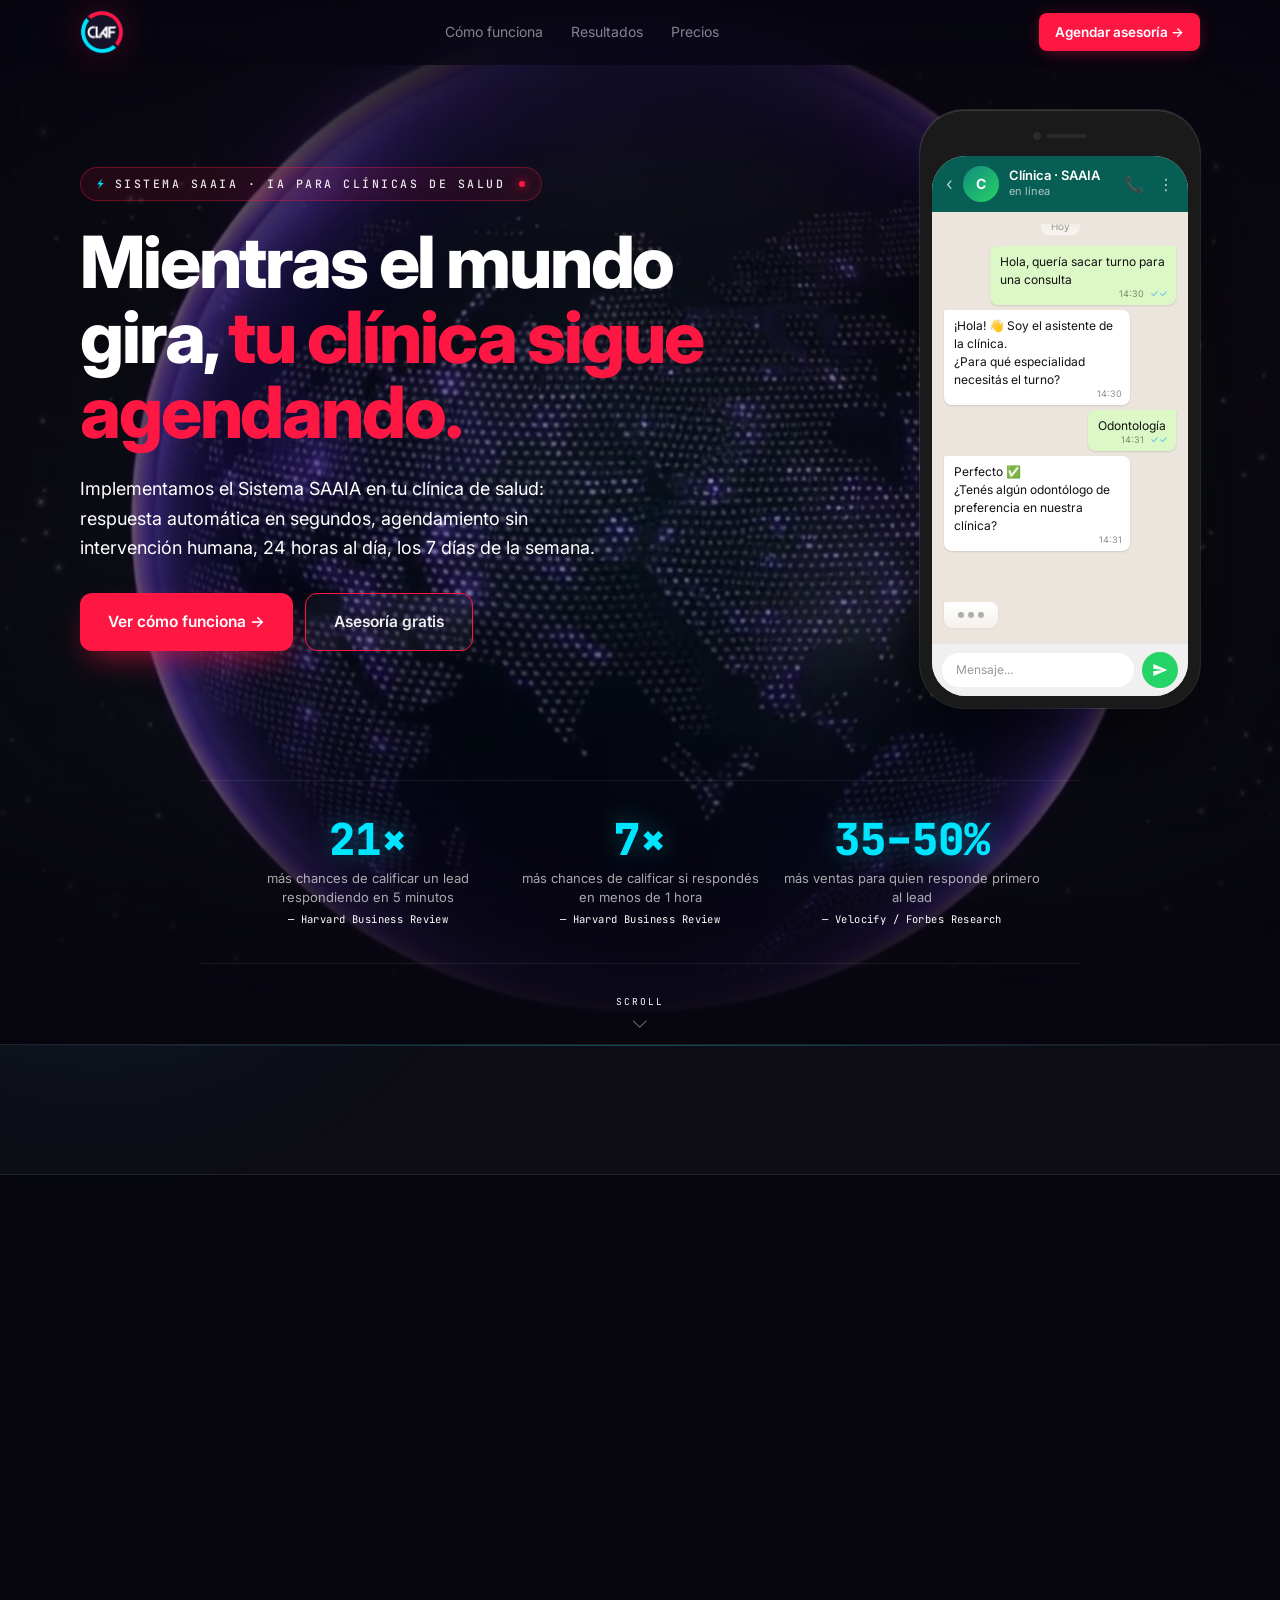
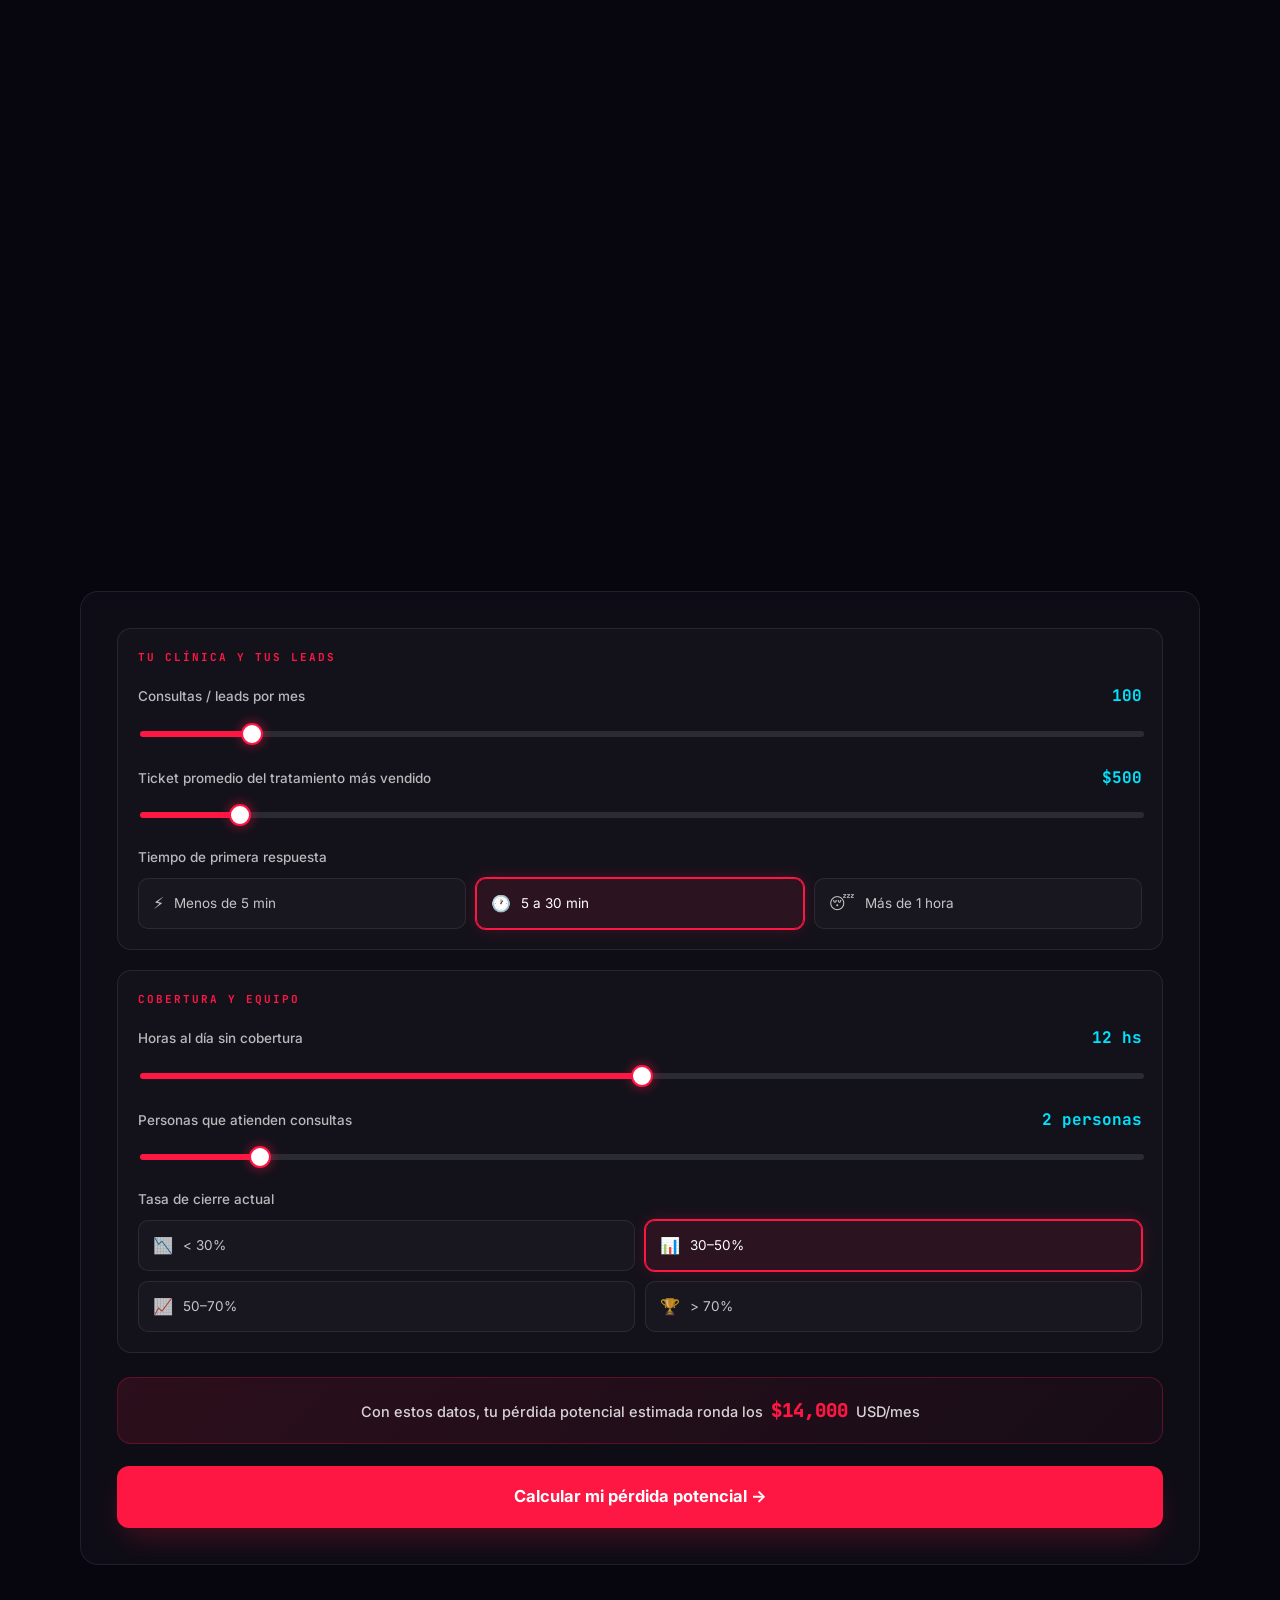
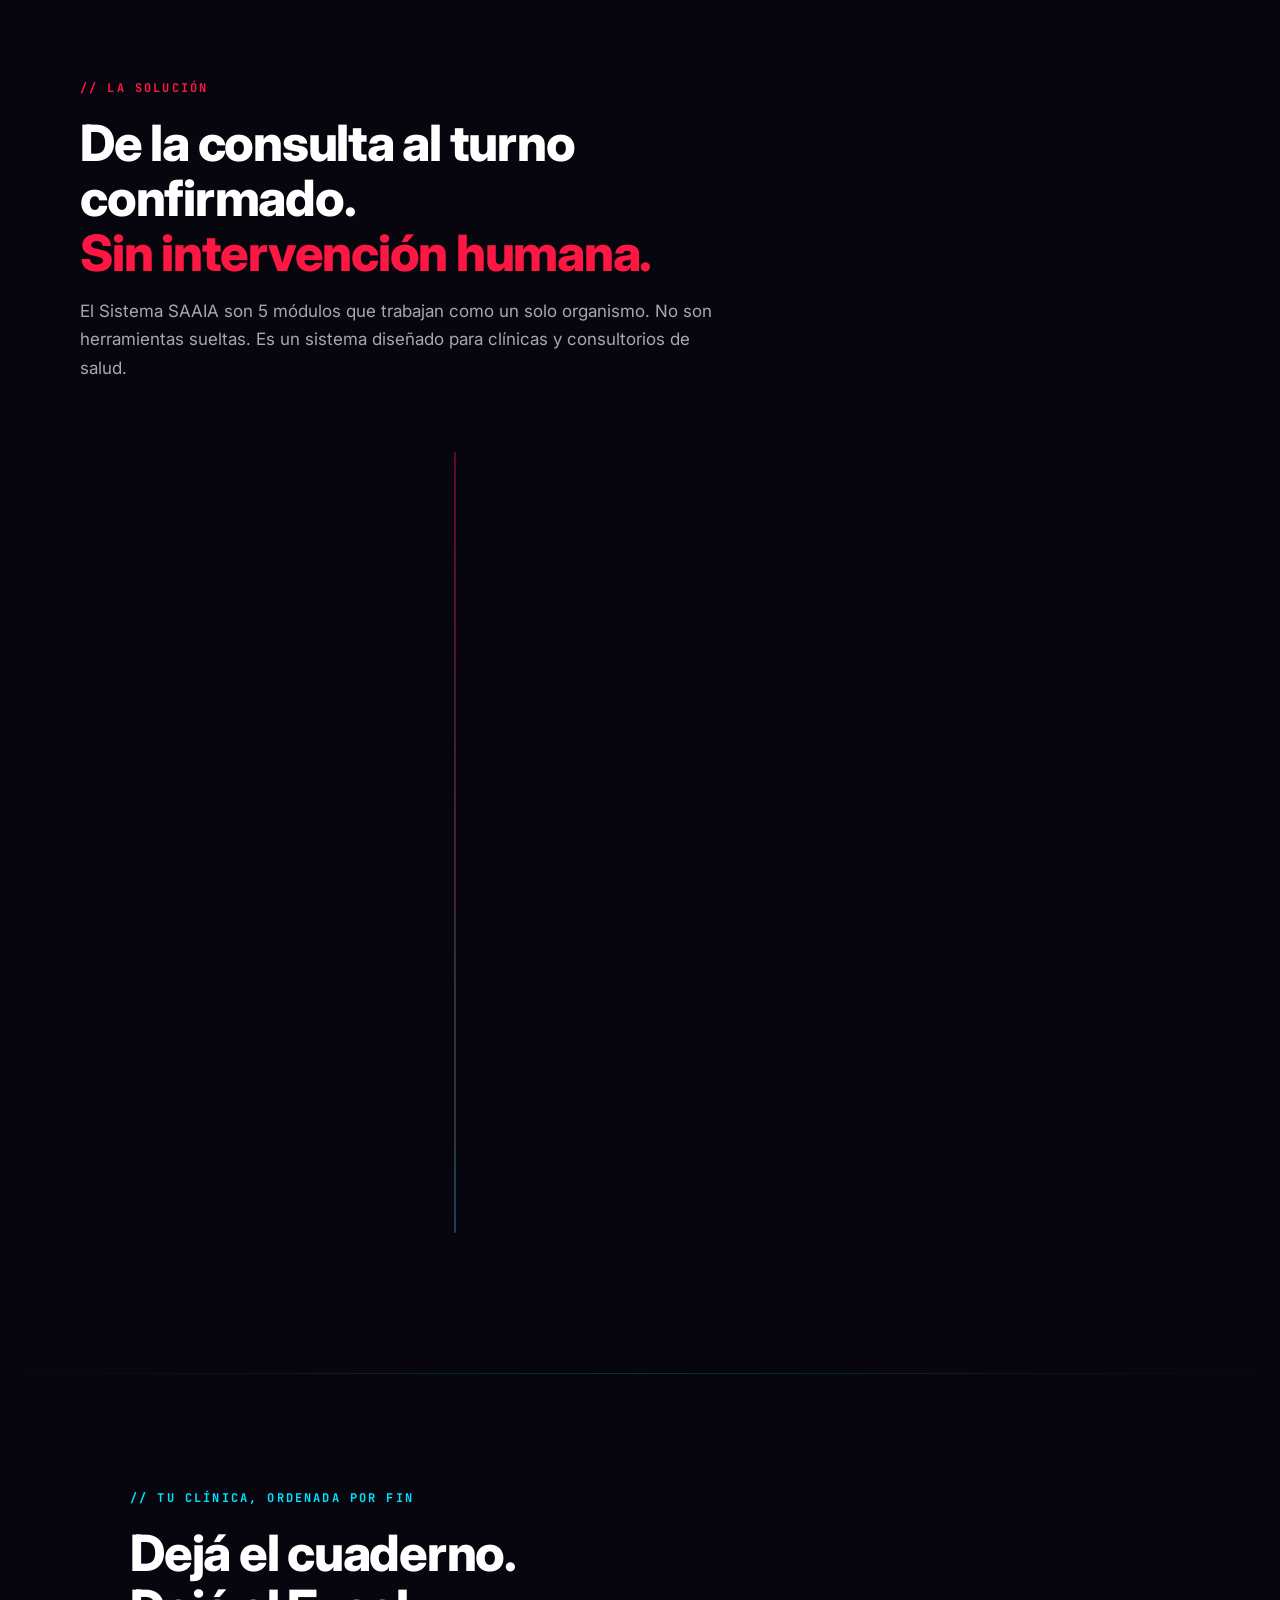
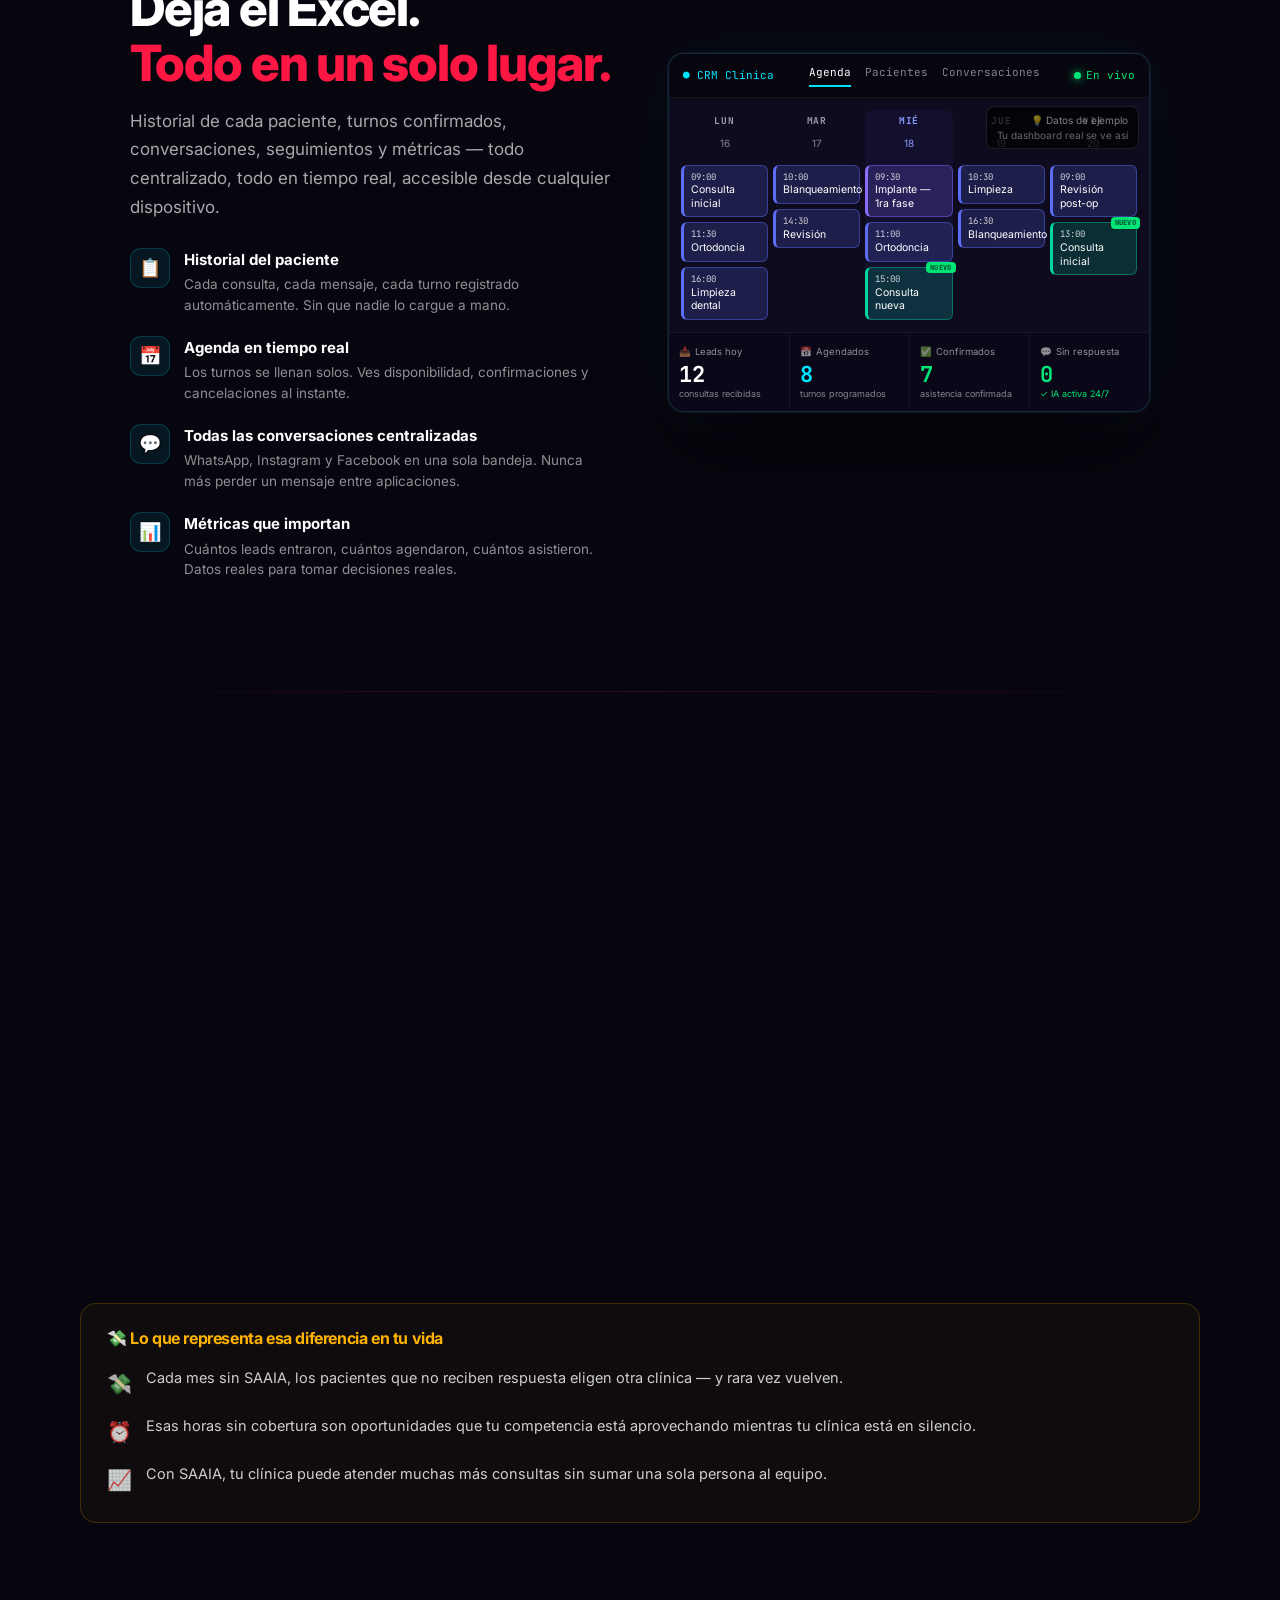
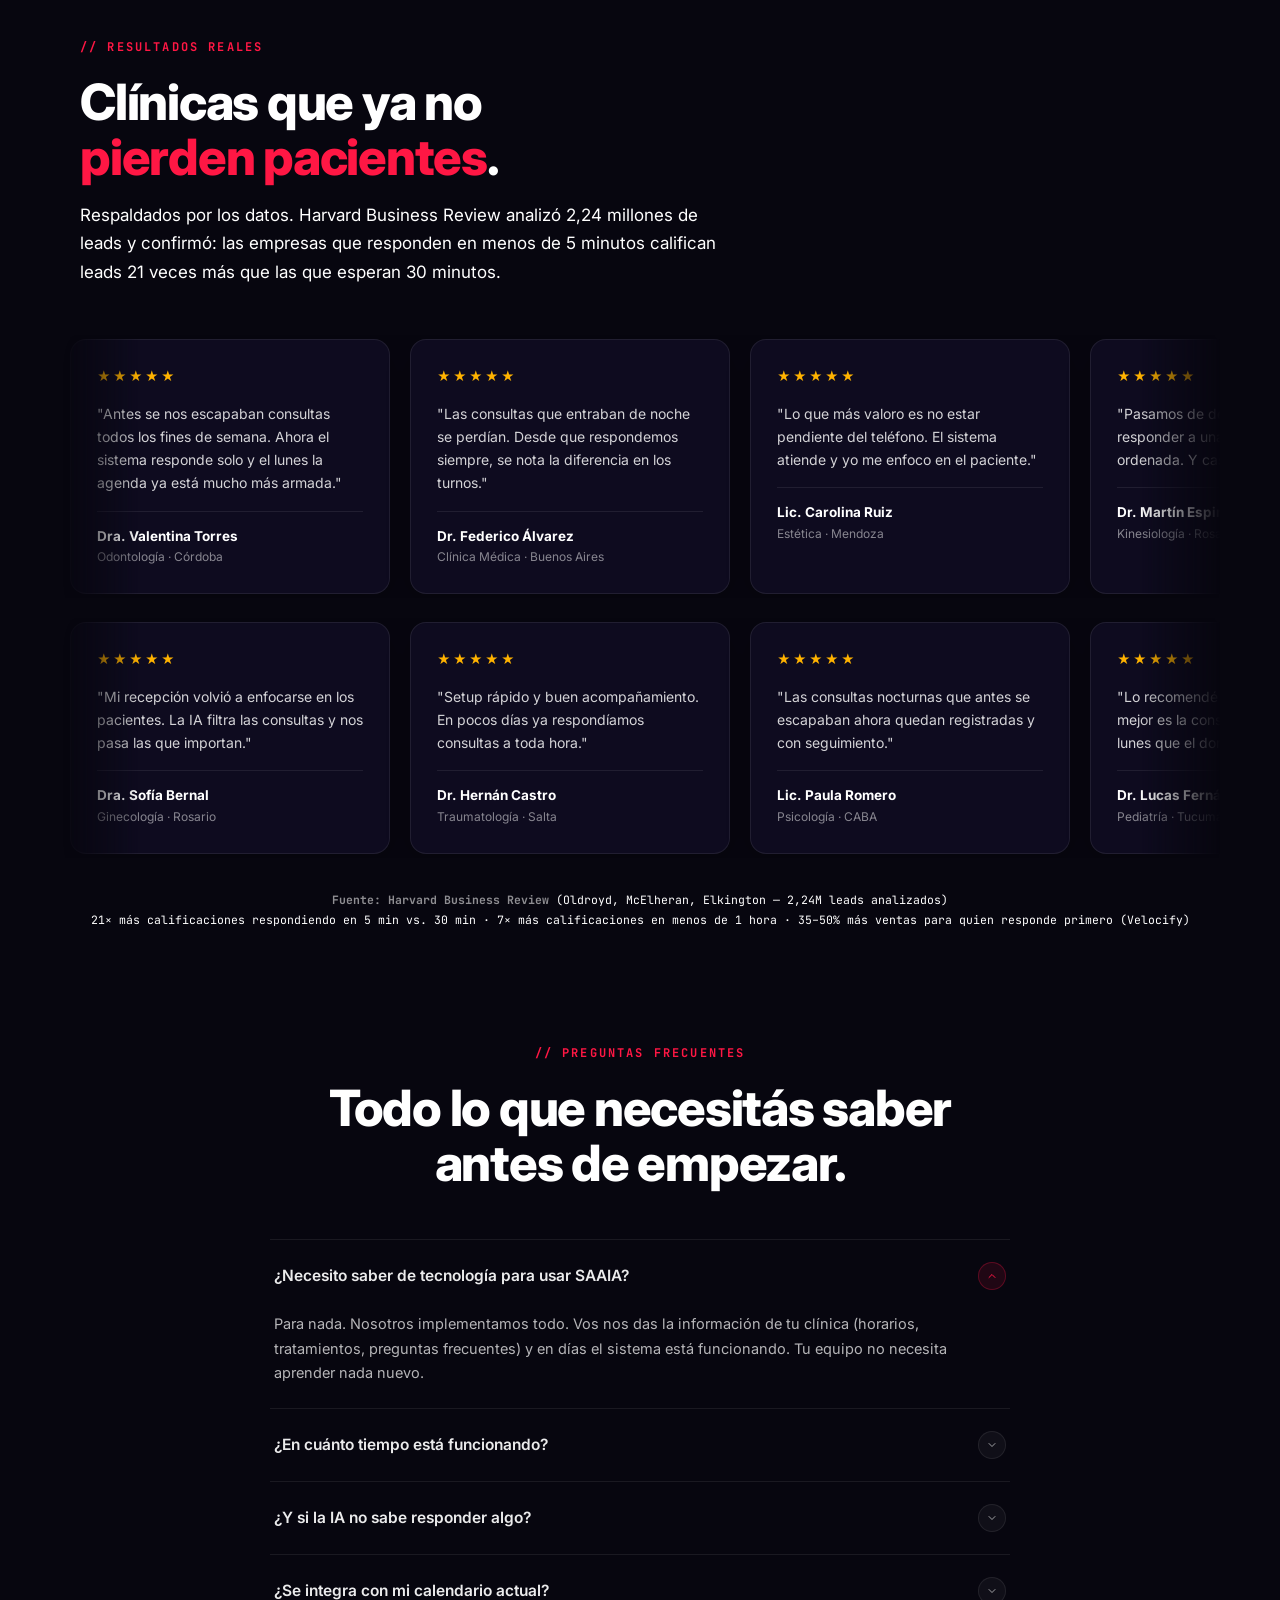
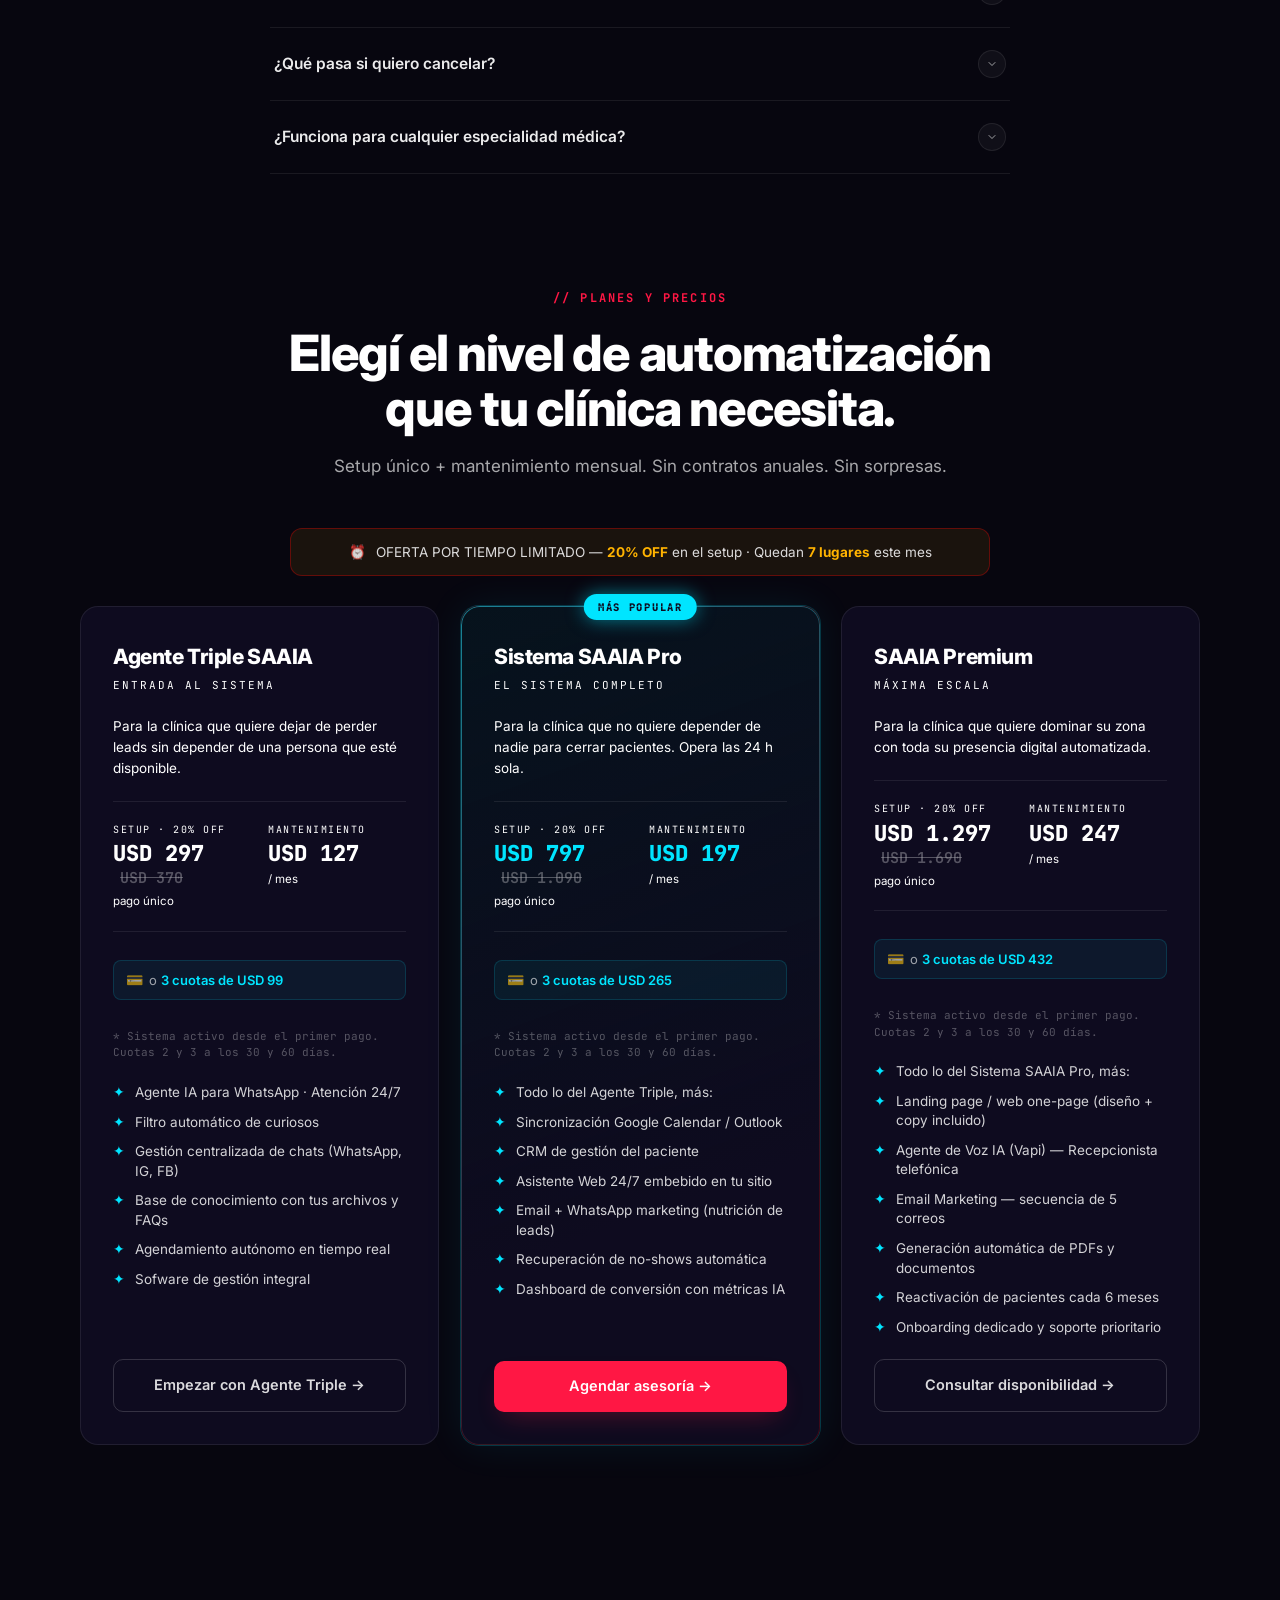
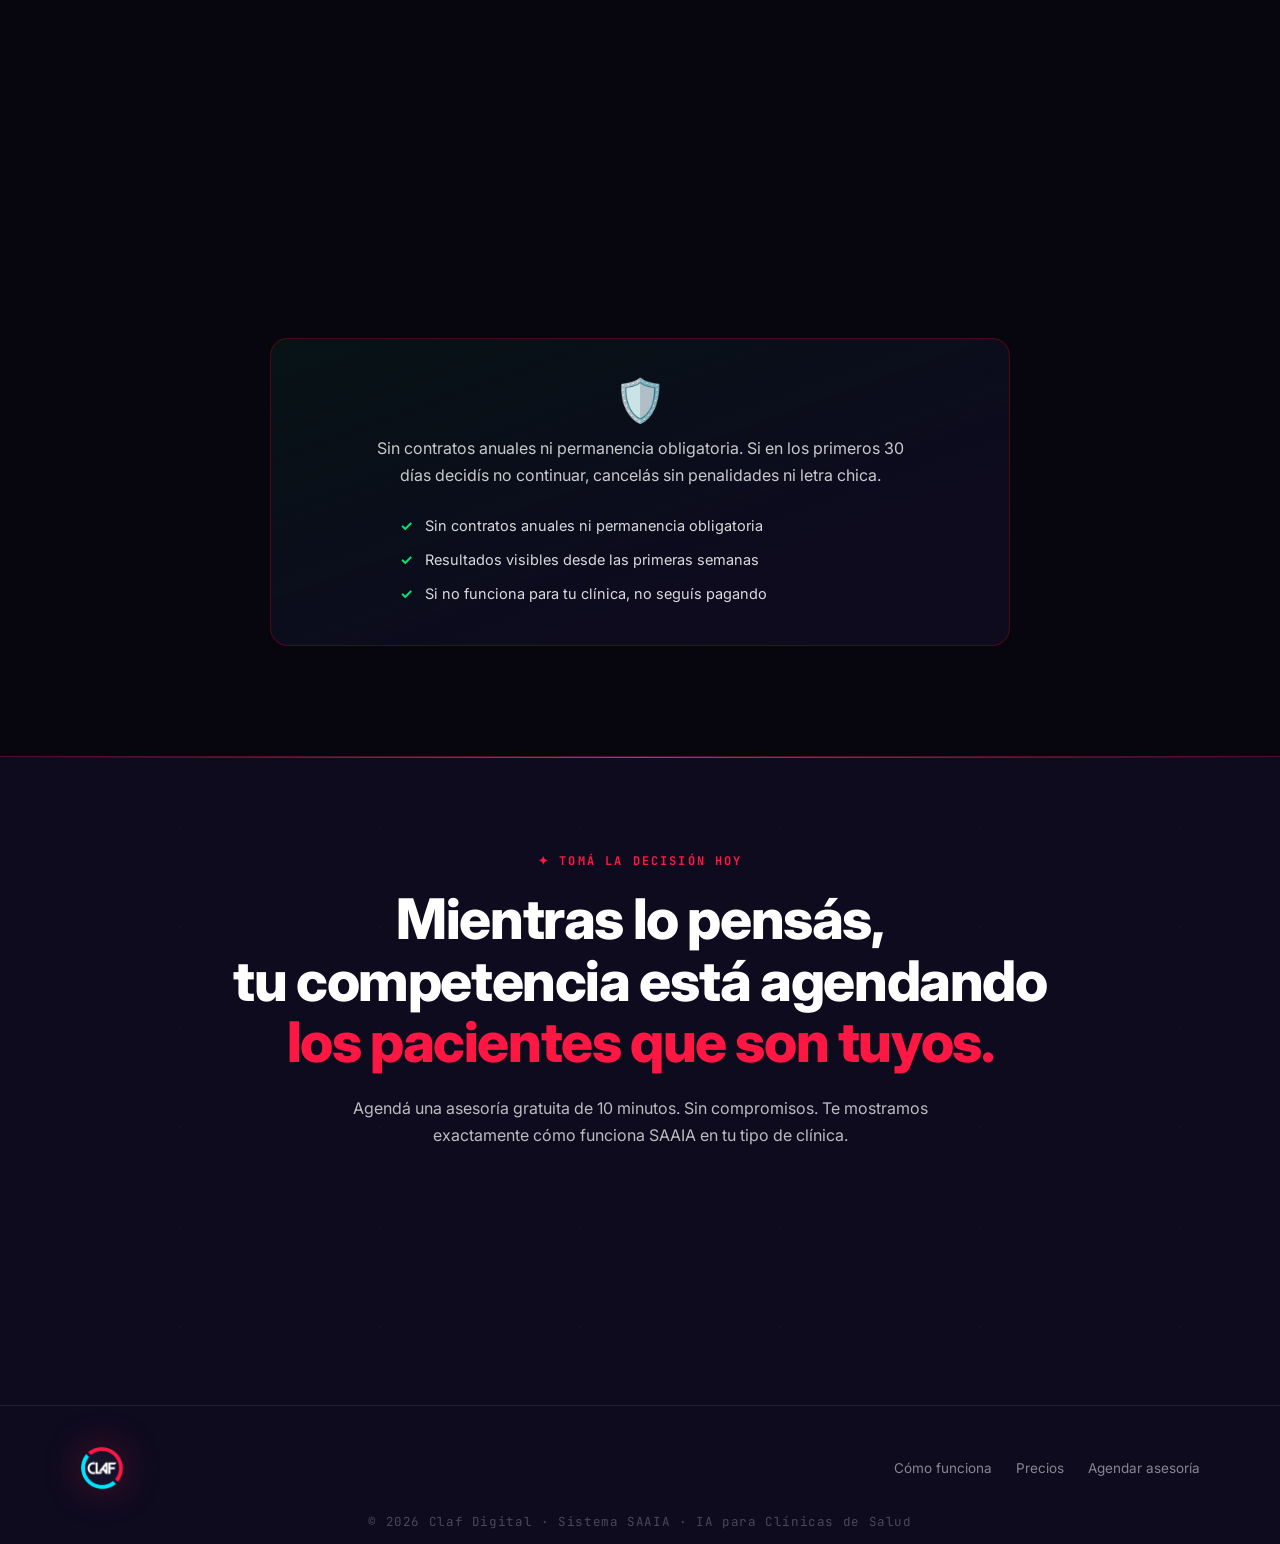
<file: index.html>
<!doctype html>
<html lang="es">
<head>
<meta charset="utf-8">
<meta name="viewport" content="width=device-width, initial-scale=1, viewport-fit=cover">
<meta name="theme-color" content="#07060F">
<title>Claf Digital — Sistema SAAIA · IA para Clínicas de Salud 24/7</title>
<meta name="description" content="Sistema SAAIA: agendamiento automático con IA para clínicas y consultorios de salud. Respuesta en segundos, cobertura 24/7, sin intervención humana. Implementación en 7-14 días.">
<link rel="icon" href="assets/claf-logo.png">

<link rel="preconnect" href="https://fonts.googleapis.com">
<link rel="preconnect" href="https://fonts.gstatic.com" crossorigin>
<link rel="stylesheet" href="https://fonts.googleapis.com/css2?family=Inter:wght@300;400;500;600;700;800&family=JetBrains+Mono:wght@400;500;700&display=swap">
<link rel="stylesheet" href="styles.css">
<style>
  .price-urgency { display:flex; align-items:center; justify-content:center; gap:10px; max-width:700px; margin:0 auto 30px; padding:13px 22px; border:1px solid rgba(255,179,0,.32); background:rgba(255,179,0,.08); border-radius:12px; font-size:13.5px; color:rgba(255,255,255,.85); text-align:center; line-height:1.5; }
  .price-urgency b { color: var(--amber); }
  .price-urgency .pu-spots { animation: blink 1.6s ease-in-out infinite; }
  .plan-strike { font-size:15px; color:var(--muted); text-decoration:line-through !important; text-decoration-color:currentColor; opacity:.6; font-weight:600; margin-left:7px; }
  .guarantee-card { margin-top:8px; padding:40px 36px; border:1px solid rgba(0,230,118,.30); background:linear-gradient(160deg, rgba(0,230,118,.06), var(--surface) 70%); border-radius:18px; text-align:center; }
  .guarantee-shield { font-size:42px; margin-bottom:14px; line-height:1; }
  .guarantee-card > p { font-size:16px; color:rgba(255,255,255,.78); line-height:1.7; max-width:560px; margin:0 auto; }
  .guarantee-checks { list-style:none; padding:0; margin:26px auto 0; max-width:480px; display:flex; flex-direction:column; gap:12px; text-align:left; }
  .guarantee-checks li { display:flex; gap:12px; font-size:14.5px; color:rgba(255,255,255,.85); line-height:1.5; }
  .guarantee-checks li::before { content:"\2713"; color:var(--green); font-weight:700; flex-shrink:0; }
  /* Hero video: desktop vs mobile source */
  .hero-video .hv-mobile { display:none; }
  @media (max-width:768px){
    .hero-video .hv-desktop { display:none; }
    .hero-video .hv-mobile { display:block; }
  }
  /* Cuotas option (pricing) */
  .cuotas-option { display:flex; align-items:center; gap:6px; margin-top:6px; padding:8px 12px; background:rgba(0,229,255,.06); border:1px solid rgba(0,229,255,.15); border-radius:8px; font-size:13px; color:rgba(255,255,255,.6); max-width:100%; }
  .cuotas-option strong { color:#00E5FF; font-weight:600; }
  .cuotas-icon { font-size:14px; flex-shrink:0; }
  .cuotas-nota { font-size:11px; color:rgba(255,255,255,.3); margin-top:6px; line-height:1.5; font-family:'JetBrains Mono', monospace; }
  /* Compare table -> stacked cards on mobile */
  @media (max-width: 719px) {
    .compare-grid { display:flex; flex-direction:column; gap:12px; border:0; background:transparent; border-radius:0; overflow:visible; }
    .compare-cell { border:0; padding:0; font-size:14px; }
    .compare-cell.head { display:none; }
    .compare-cell.label { display:block; background:rgba(255,255,255,.03); border:1px solid rgba(255,255,255,.06); border-bottom:0 !important; border-radius:12px 12px 0 0; padding:14px 16px 10px; font-weight:700; color:#fff; }
    .compare-cell:has(.compare-bad), .compare-cell:has(.compare-good) { display:flex; justify-content:space-between; align-items:center; gap:16px; background:rgba(255,255,255,.03); border-left:1px solid rgba(255,255,255,.06); border-right:1px solid rgba(255,255,255,.06); padding:11px 16px; }
    .compare-cell:has(.compare-bad) { border-bottom:1px solid rgba(255,255,255,.06) !important; }
    .compare-cell:has(.compare-good) { border-bottom:1px solid rgba(255,255,255,.06) !important; border-radius:0 0 12px 12px; }
    .compare-cell .lbl-mob { display:inline; }
    .compare-bad { color: var(--red); }
    .compare-good { color: var(--cyan); }
    .compare-good::before { color: var(--cyan); }
  }
  /* ===== Section separators ===== */
  .sec-sep { height:1px; border:0; margin:0; width:100%; }
  .sec-sep.cyan { background:linear-gradient(90deg, transparent, rgba(0,229,255,.2), transparent); }
  .sec-sep.red { background:linear-gradient(90deg, transparent, rgba(255,23,68,.2), transparent); }
  /* ===== Dashboard section ===== */
  .dash-wrap { max-width:1100px; }
  .dash-grid { display:grid; grid-template-columns:1fr; gap:40px; align-items:center; }
  @media (min-width:960px){ .dash-grid{ grid-template-columns:1fr 1fr; gap:56px; } }
  .dash-feats { list-style:none; margin:26px 0 0; padding:0; display:flex; flex-direction:column; gap:20px; }
  .dash-feats li { display:flex; gap:14px; align-items:flex-start; }
  .df-ic { flex-shrink:0; width:40px; height:40px; border-radius:11px; display:flex; align-items:center; justify-content:center; font-size:18px; background:rgba(0,229,255,.08); border:1px solid rgba(0,229,255,.18); }
  .df-t { font-weight:700; color:#fff; font-size:15px; }
  .df-d { margin:3px 0 0; font-size:13.5px; color:rgba(255,255,255,.55); line-height:1.55; }
  .dash-right { display:flex; justify-content:center; }
  .dashboard-mockup { position:relative; background:#0E0B1F; border:1px solid rgba(0,229,255,.15); border-radius:16px; overflow:hidden; box-shadow:0 0 0 1px rgba(255,255,255,.06), 0 40px 80px rgba(0,0,0,.5), 0 0 60px rgba(0,229,255,.06); width:100%; max-width:560px; }
  .dash-note { position:absolute; top:52px; right:10px; z-index:10; background:rgba(0,0,0,.7); border:1px solid rgba(255,255,255,.1); border-radius:8px; font-size:10px; color:var(--muted); padding:6px 10px; line-height:1.45; text-align:right; }
  .dash-note span { color:rgba(255,255,255,.4); }
  .dm-header { display:flex; align-items:center; justify-content:space-between; gap:10px; height:44px; padding:0 14px; background:#07060F; border-bottom:1px solid rgba(255,255,255,.06); }
  .dm-logo { font-size:11px; color:var(--cyan); font-family:var(--mono); white-space:nowrap; }
  .dm-tabs { display:flex; gap:14px; font-size:11px; font-family:var(--mono); }
  .dm-tabs span { color:var(--muted); padding-bottom:3px; }
  .dm-tabs span.active { color:#fff; border-bottom:2px solid var(--cyan); }
  .dm-live { display:flex; align-items:center; gap:5px; font-size:11px; font-family:var(--mono); color:var(--green); white-space:nowrap; }
  .dm-live .dot { width:7px; height:7px; border-radius:50%; background:var(--green); animation:blink 1.4s ease-in-out infinite; box-shadow:0 0 8px var(--green); }
  .dm-cal { display:grid; grid-template-columns:repeat(5,1fr); gap:5px; padding:12px; }
  .cal-col { display:flex; flex-direction:column; gap:5px; min-width:0; }
  .cal-h { text-align:center; padding:4px 0 6px; }
  .cal-h b { display:block; font-size:9.5px; font-family:var(--mono); letter-spacing:.08em; color:rgba(255,255,255,.6); }
  .cal-h span { font-size:10px; color:var(--muted); }
  .cal-today { background:rgba(91,110,245,.06); border-radius:8px; }
  .cal-today .cal-h b, .cal-today .cal-h span { color:#8B9BFF; }
  .cal-ev { position:relative; border-radius:6px; padding:6px 7px; font-size:10.5px; line-height:1.3; color:#fff; }
  .cal-ev .ev-t { display:block; font-family:var(--mono); font-size:9px; opacity:.8; }
  .cal-ev.cyan { background:rgba(91,110,245,.20); border:1px solid rgba(91,110,245,.45); border-left:3px solid #5B6EF5; }
  .cal-ev.red { background:rgba(124,99,255,.22); border:1px solid rgba(124,99,255,.5); border-left:3px solid #8B6EFF; }
  .cal-ev.green { background:rgba(0,200,150,.18); border:1px solid rgba(0,200,150,.45); border-left:3px solid #00D6A0; }
  .ev-badge { position:absolute; top:-6px; right:-4px; background:var(--green); color:#053; font-size:7px; font-weight:800; font-family:var(--mono); padding:1px 4px; border-radius:4px; letter-spacing:.04em; }
  .cal-new { transition:opacity .3s ease; }
  .dm-metrics { display:grid; grid-template-columns:repeat(4,1fr); background:#0a0818; border-top:1px solid rgba(255,255,255,.06); }
  .dm-metric { padding:12px 10px; border-left:1px solid rgba(255,255,255,.05); }
  .dm-metric:first-child { border-left:0; }
  .dm-top { font-size:9.5px; color:rgba(255,255,255,.55); display:flex; align-items:center; gap:4px; white-space:nowrap; }
  .dm-n { font-family:var(--mono); font-size:22px; font-weight:700; margin:4px 0 2px; line-height:1; }
  .dm-n.white { color:#fff; } .dm-n.cyan { color:var(--cyan); } .dm-n.green { color:var(--green); }
  .dm-s { font-size:9px; color:var(--muted); line-height:1.3; }
  .dm-s.ok { color:var(--green); }
  @media (max-width:768px){
    .dashboard-mockup { max-width:100%; }
    .cal-col-mar, .cal-col-jue { display:none; }
    .dm-cal { grid-template-columns:repeat(3,1fr); }
  }
</style>

<!-- Meta Pixel Code -->
<script>
!function(f,b,e,v,n,t,s)
{if(f.fbq)return;n=f.fbq=function(){n.callMethod?
n.callMethod.apply(n,arguments):n.queue.push(arguments)};
if(!f._fbq)f._fbq=n;n.push=n;n.loaded=!0;n.version='2.0';
n.queue=[];t=b.createElement(e);t.async=!0;
t.src=v;s=b.getElementsByTagName(e)[0];
s.parentNode.insertBefore(t,s)}(window, document,'script',
'https://connect.facebook.net/en_US/fbevents.js');
fbq('init', '1356026316038770');
fbq('track', 'PageView');
</script>
<noscript>
  <img height="1" width="1" style="display:none"
  src="https://www.facebook.com/tr?id=1356026316038770&amp;ev=PageView&amp;noscript=1"/>
</noscript>
<!-- End Meta Pixel Code -->

<!-- Meta Conversions API -->
<script>
// Conversions API — Server-side event deduplication
const META_PIXEL_ID = '1356026316038770';
const META_CAPI_TOKEN = '[base64]';

// Helper: generar event_id único para deduplicación
function generateEventId() {
  return 'eid_' + Date.now() + '_' + Math.random().toString(36).substr(2, 9);
}

// Helper: hashear datos del usuario con SHA-256
async function hashData(data) {
  const msgBuffer = new TextEncoder().encode(data.toLowerCase().trim());
  const hashBuffer = await crypto.subtle.digest('SHA-256', msgBuffer);
  const hashArray = Array.from(new Uint8Array(hashBuffer));
  return hashArray.map(b => b.toString(16).padStart(2, '0')).join('');
}

// Enviar evento a CAPI
async function sendCAPIEvent(eventName, eventData = {}) {
  const eventId = generateEventId();

  const payload = {
    data: [{
      event_name: eventName,
      event_time: Math.floor(Date.now() / 1000),
      event_id: eventId,
      event_source_url: window.location.href,
      action_source: 'website',
      user_data: {
        client_ip_address: null,
        client_user_agent: navigator.userAgent,
        fbp: getCookie('_fbp') || null,
        fbc: getCookie('_fbc') || null,
      },
      custom_data: eventData
    }]
  };

  try {
    await fetch(
      `https://graph.facebook.com/v19.0/${META_PIXEL_ID}/events?access_token=${META_CAPI_TOKEN}`,
      {
        method: 'POST',
        headers: { 'Content-Type': 'application/json' },
        body: JSON.stringify(payload)
      }
    );
  } catch (e) {
    console.warn('CAPI event failed:', e);
  }

  return eventId;
}

// Helper: leer cookies
function getCookie(name) {
  const value = `; ${document.cookie}`;
  const parts = value.split(`; ${name}=`);
  if (parts.length === 2) return parts.pop().split(';').shift();
  return null;
}

// ── EVENTOS A TRACKEAR ──

// 1. PageView — ya se dispara con el pixel de arriba

// 2. ViewContent — cuando el usuario scrollea más del 50% de la página
const scrollObserver = new IntersectionObserver((entries) => {
  entries.forEach(entry => {
    if (entry.isIntersecting) {
      fbq('track', 'ViewContent');
      sendCAPIEvent('ViewContent');
      scrollObserver.disconnect();
    }
  });
}, { threshold: 0.1 });

// Observar el footer como proxy de "llegó al final"
window.addEventListener('DOMContentLoaded', () => {
  const footer = document.querySelector('footer');
  if (footer) scrollObserver.observe(footer);
});

// 3. Lead — cuando el usuario hace clic en cualquier botón de Calendly
document.addEventListener('click', async (e) => {
  const target = e.target.closest('a');
  if (target && target.href && target.href.includes('calendly.com')) {
    const eventId = await sendCAPIEvent('Lead', {
      content_name: 'Auditoria Gratuita SAAIA',
      currency: 'USD'
    });
    fbq('track', 'Lead', {}, { eventID: eventId });
  }
});

// 4. InitiateCheckout — cuando el usuario hace clic en cualquier botón de precios
document.addEventListener('click', async (e) => {
  const btn = e.target.closest('button, a');
  if (btn) {
    const text = btn.textContent.toLowerCase();
    if (
      text.includes('empezar') ||
      text.includes('agendar demo') ||
      text.includes('consultar disponibilidad')
    ) {
      const planName = btn.textContent.trim();
      const eventId = await sendCAPIEvent('InitiateCheckout', {
        content_name: planName,
        currency: 'USD'
      });
      fbq('track', 'InitiateCheckout', { content_name: planName }, { eventID: eventId });
    }
  }
});

// 5. CustomEvent — cuando el usuario completa la calculadora
// (disparar desde el código de la calculadora existente,
//  en el punto donde se revelan los resultados)
window.trackCalculadoraCompleted = async function(lossMonth) {
  const eventId = await sendCAPIEvent('CustomEvent', {
    custom_event_type: 'CalculadoraCompleted',
    value: lossMonth,
    currency: 'USD'
  });
  fbq('trackCustom', 'CalculadoraCompleted',
    { value: lossMonth, currency: 'USD' },
    { eventID: eventId }
  );
};
</script>
<!-- End Meta Conversions API -->
</head>
<body>

<div id="scroll-progress" aria-hidden="true"></div>

<div class="bg-layer" aria-hidden="true"></div>
<div class="bg-aurora" aria-hidden="true"></div>
<div class="orb orb-1" aria-hidden="true"></div>
<div class="orb orb-2" aria-hidden="true"></div>
<div class="orb orb-3" aria-hidden="true"></div>
<canvas id="money-fx" aria-hidden="true"></canvas>

<!-- ============================ NAV ============================ -->
<nav class="nav" data-screen-label="00 Nav">
  <div class="container nav-inner">
    <a href="#top" class="logo" aria-label="Claf Digital">
      <img src="assets/claf-logo.png" alt="Claf" width="44" height="44">
    </a>
    <div class="nav-links">
      <a href="#como-funciona">Cómo funciona</a>
      <a href="#resultados">Resultados</a>
      <a href="#precios">Precios</a>
    </div>
    <div style="display:flex;align-items:center;gap:14px;">
      <a href="https://calendly.com/claudiocaf87/consultoria" target="_blank" rel="noopener noreferrer" class="nav-cta" id="nav-cta-d">Agendar asesoría →</a>
    </div>
  </div>
</nav>
<style>@media (min-width: 900px) { #nav-cta-d { display: inline-flex !important; } }</style>

<!-- ============================ 1. HERO ============================ -->
<section id="top" class="hero" data-screen-label="01 Hero">
  <div class="hero-video">
    <video class="hv-desktop" autoplay loop muted playsinline preload="metadata" poster="data:image/svg+xml;utf8,%3Csvg xmlns='http://www.w3.org/2000/svg' viewBox='0 0 16 9'%3E%3Crect width='16' height='9' fill='%23050410'/%3E%3C/svg%3E">
      <source src="planeta.webm" type="video/webm">
    </video>
    <video class="hv-mobile" autoplay loop muted playsinline preload="metadata" poster="data:image/svg+xml;utf8,%3Csvg xmlns='http://www.w3.org/2000/svg' viewBox='0 0 16 9'%3E%3Crect width='16' height='9' fill='%23050410'/%3E%3C/svg%3E">
      <source src="hero-vertical.webm" type="video/webm">
    </video>
  </div>
  <div class="hero-overlay"></div>

  <div class="container hero-grid">
    <div class="hero-copy">
      <div class="reveal hero-pill">
        <span class="spark">⚡</span> SISTEMA SAAIA · IA para Clínicas de Salud
      </div>
      <h1 class="reveal d1"><span style="color: #ffffff">Mientras el mundo gira,</span><span style="color: #ff1744"> tu clínica sigue agendando.</span></h1>
      <p class="reveal d2 hero-sub" style="color: rgb(255, 255, 255)">
        Implementamos el Sistema SAAIA en tu clínica de salud: respuesta automática en segundos,
        agendamiento sin intervención humana, 24 horas al día, los 7 días de la semana.
      </p>
      <div class="reveal d3 hero-ctas">
        <a href="#como-funciona" class="btn btn-primary">Ver cómo funciona →</a>
        <a href="https://calendly.com/claudiocaf87/consultoria" target="_blank" rel="noopener noreferrer" class="btn btn-outline" style="border-color: rgb(255, 23, 68)">Asesoría gratis</a>
      </div>
    </div>

    <div class="reveal d2 phone-scene" id="phone-scene-1">
      <div class="phone-wrapper" id="phone-1">
        <div class="phone-glow"></div>
        <div class="phone-frame">
          <div class="phone-notch"><div class="notch-cam"></div><div class="notch-speaker"></div></div>
          <div class="phone-screen">
            <div class="wa-header">
              <div class="wa-back">‹</div>
              <div class="wa-avatar">C</div>
              <div class="wa-info">
                <div class="wa-name">Clínica · SAAIA</div>
                <div class="wa-status">en línea</div>
              </div>
              <div class="wa-icons"><span>📞</span><span>⋮</span></div>
            </div>
            <div class="wa-body">
              <div class="wa-scroll" id="scroll-1">
                <div class="wa-date"><span>Hoy</span></div>
              </div>
            </div>
            <div class="wa-input-bar">
              <div class="wa-input-field">Mensaje...</div>
              <div class="wa-send-btn"><svg viewBox="0 0 24 24"><path d="M2 21l21-9L2 3v7l15 2-15 2z"/></svg></div>
            </div>
          </div>
        </div>
      </div>
    </div>

    <div class="reveal d4 hero-stats">
      <div class="hstat">
        <div class="hstat-n">21×</div>
        <div class="hstat-l">más chances de calificar un lead respondiendo en 5 minutos</div>
        <div class="hstat-src" style="color: rgb(255, 255, 255)">— Harvard Business Review</div>
      </div>
      <div class="hstat">
        <div class="hstat-n">7×</div>
        <div class="hstat-l">más chances de calificar si respondés en menos de 1 hora</div>
        <div class="hstat-src" style="color: rgb(255, 255, 255)">— Harvard Business Review</div>
      </div>
      <div class="hstat">
        <div class="hstat-n">35–50%</div>
        <div class="hstat-l">más ventas para quien responde primero al lead</div>
        <div class="hstat-src" style="color: rgb(255, 255, 255)">— Velocify / Forbes Research</div>
      </div>
    </div>
  </div>

  <div class="scroll-ind" aria-hidden="true">
    <span style="color: rgb(255, 255, 255)">SCROLL</span>
    <span class="arrow"></span>
  </div>
</section>

<!-- ============================ 2. TRUST BAR ============================ -->
<section class="trust" data-screen-label="02 Trust">
  <div class="container">
    <div class="trust-grid">
      <div class="trust-item reveal">
        <div class="trust-icn">⚡</div>
        <div>
          <div class="trust-n">En segundos</div>
          <div class="trust-l">Tiempo de respuesta del Sistema SAAIA</div>
        </div>
      </div>
      <div class="trust-item reveal d1 red">
        <div class="trust-icn">🕐</div>
        <div>
          <div class="trust-n">2 horas</div>
          <div class="trust-l">Promedio del sector sin automatización (Healthcare avg.)</div>
        </div>
      </div>
      <div class="trust-item reveal d2 red">
        <div class="trust-icn">📵</div>
        <div>
          <div class="trust-n">30%</div>
          <div class="trust-l">de leads nunca reciben respuesta — Forbes Research</div>
        </div>
      </div>
      <div class="trust-item reveal d3">
        <div class="trust-icn">🔄</div>
        <div>
          <div class="trust-n">24/7</div>
          <div class="trust-l">Cobertura sin intervención humana</div>
        </div>
      </div>
    </div>
  </div>
</section>

<!-- ============================ 3. PAIN ============================ -->
<section id="problema" class="section" data-screen-label="03 Pain">
  <div class="container">
    <div class="section-head reveal">
      <div class="eyebrow red">// EL PROBLEMA REAL</div>
      <h2 class="section-h2">Tu clínica <span class="txt-red">pierde dinero</span><br>cada vez que no responde.</h2>
      <p class="section-sub">
        Cada consulta ignorada no es solo un mensaje sin leer. Es un paciente que ya
        eligió otra clínica. Uno que buscó atención, no la encontró, y siguió adelante.
      </p>
    </div>

    <div class="pain-grid">
      <div class="pain-card reveal">
        <div class="pain-icn">🔇</div>
        <h3>Consultas ignoradas</h3>
        <p>El 37% de las clínicas nunca responde el primer mensaje. Tu competencia de la vuelta de la esquina probablemente sí lo hace.</p>
      </div>
      <div class="pain-card reveal d1">
        <div class="pain-icn">🕐</div>
        <h3>Follow-up inexistente</h3>
        <p>Los seguimientos tardíos le cuestan más pacientes a tu clínica que los malos precios. Un lead sin respuesta en 24 hs ya no convierte.</p>
      </div>
      <div class="pain-card reveal d2">
        <div class="pain-icn">🌙</div>
        <h3>Pérdida nocturna</h3>
        <p>El 40% de las consultas llegan fuera del horario laboral. Si nadie responde, ese paciente ya tiene turno en otro lado cuando abrís mañana.</p>
      </div>
    </div>
  </div>
</section>

<!-- ============================ 4. CALCULATOR ============================ -->
<section id="calculadora" class="section" data-screen-label="04 Calculator" style="padding-top: 0;">
  <div class="container">
    <div class="section-head center reveal">
      <div class="eyebrow" style="color: rgb(255, 23, 68)">// CALCULADORA DE ROI</div>
      <h2 class="section-h2">¿Cuánto podías estar<br><span class="txt-red">dejando pasar</span> cada mes?</h2>
      <p class="section-sub" style="margin: 14px auto 0;">Mové los controles con tus números reales. Es una estimación orientativa, pero puede sorprenderte.</p>
    </div>

    <div class="calc-card reveal d1">
      <!-- ----- FASE 1: INPUTS ----- -->
      <div id="calc-phase1">
        <div class="calc-subgrid">
          <div class="calc-sub">
            <div class="calc-sub-title" style="color: rgb(255, 23, 68)">Tu clínica y tus leads</div>

            <div class="calc-row">
              <div class="calc-row-head">
                <label class="calc-row-label" for="i-leads">Consultas / leads por mes</label>
                <output class="calc-row-out" id="o-leads">100</output>
              </div>
              <input id="i-leads" class="cslider" type="range" min="20" max="800" step="10" value="100">
            </div>

            <div class="calc-row">
              <div class="calc-row-head">
                <label class="calc-row-label" for="i-ticket">Ticket promedio del tratamiento más vendido</label>
                <output class="calc-row-out" id="o-ticket">$500</output>
              </div>
              <input id="i-ticket" class="cslider" type="range" min="50" max="5000" step="50" value="500">
            </div>

            <div class="calc-row">
              <div class="calc-row-head">
                <label class="calc-row-label">Tiempo de primera respuesta</label>
              </div>
              <div class="opt-grid cols-3">
                <button type="button" class="opt" data-group="response" data-value="fast"><span class="opt-icn">⚡</span> Menos de 5 min</button>
                <button type="button" class="opt active" data-group="response" data-value="mid"><span class="opt-icn">🕐</span> 5 a 30 min</button>
                <button type="button" class="opt" data-group="response" data-value="slow"><span class="opt-icn">😴</span> Más de 1 hora</button>
              </div>
            </div>
          </div>

          <div class="calc-sub">
            <div class="calc-sub-title" style="color: rgb(255, 23, 68)">Cobertura y equipo</div>

            <div class="calc-row">
              <div class="calc-row-head">
                <label class="calc-row-label" for="i-horas">Horas al día sin cobertura</label>
                <output class="calc-row-out" id="o-horas">12 hs</output>
              </div>
              <input id="i-horas" class="cslider" type="range" min="0" max="24" step="1" value="12">
            </div>

            <div class="calc-row">
              <div class="calc-row-head">
                <label class="calc-row-label" for="i-equipo">Personas que atienden consultas</label>
                <output class="calc-row-out" id="o-equipo">2 personas</output>
              </div>
              <input id="i-equipo" class="cslider" type="range" min="1" max="10" step="1" value="2">
            </div>

            <div class="calc-row">
              <div class="calc-row-head">
                <label class="calc-row-label">Tasa de cierre actual</label>
              </div>
              <div class="opt-grid cols-4">
                <button type="button" class="opt" data-group="cierre" data-value="c1"><span class="opt-icn">📉</span> &lt; 30%</button>
                <button type="button" class="opt active" data-group="cierre" data-value="c2"><span class="opt-icn">📊</span> 30–50%</button>
                <button type="button" class="opt" data-group="cierre" data-value="c3"><span class="opt-icn">📈</span> 50–70%</button>
                <button type="button" class="opt" data-group="cierre" data-value="c4"><span class="opt-icn">🏆</span> &gt; 70%</button>
              </div>
            </div>
          </div>
        </div>

        <div class="calc-preview">
          Con estos datos, tu pérdida potencial estimada ronda los <b id="preview-n">$0</b> USD/mes
        </div>

        <button class="calc-go" id="calc-go" type="button">Calcular mi pérdida potencial →</button>
      </div>

      <!-- ----- LOADING ----- -->
      <div id="calc-loading" class="calc-loading" aria-hidden="true">
        <div class="spinner"></div>
        <div class="load-steps">
          <div class="load-step">✓ Procesando leads en riesgo por demora...</div>
          <div class="load-step">✓ Calculando horas sin cobertura...</div>
          <div class="load-step">✓ Estimando ventas potenciales no cerradas...</div>
          <div class="load-step">✓ Generando diagnóstico personalizado...</div>
        </div>
      </div>

      <!-- ----- FASE 2: RESULTS ----- -->
      <div id="calc-results" class="calc-results" aria-live="polite">
        <!-- Loss big -->
        <div class="res-block res-loss-card">
          <div class="res-loss-cap">Tu pérdida potencial estimada</div>
          <div class="res-loss-n" id="res-loss-n">$0</div>
          <div class="res-loss-yr">potencial al mes · hasta <b id="res-loss-yr-n">$0</b> al año</div>
          <div class="res-eq">
            <div class="res-eq-title">Eso es equivalente a...</div>
            <div class="res-eq-grid" id="res-eq-grid"></div>
          </div>
        </div>

        <!-- 4 metrics -->
        <div class="res-block res-mgrid">
          <div class="res-metric red">
            <div class="res-metric-n" id="m-leads">0</div>
            <div class="res-metric-l">Leads en riesgo de enfriarse / mes</div>
          </div>
          <div class="res-metric amber">
            <div class="res-metric-n" id="m-cost">$0</div>
            <div class="res-metric-l">Costo estimado por lead no atendido</div>
          </div>
          <div class="res-metric red">
            <div class="res-metric-n" id="m-hours">0 hs</div>
            <div class="res-metric-l">Horas/mes sin cobertura</div>
          </div>
          <div class="res-metric green">
            <div class="res-metric-n" id="m-recovery">0%</div>
            <div class="res-metric-l">Potencial de recuperación con SAAIA</div>
          </div>
        </div>

        <!-- Hours block -->
        <div class="res-block res-hours-card">
          <div class="res-hours-row">
            <div>
              <div class="res-hours-n"><span id="h-total">0</span><span style="font-size:.5em; color:rgba(255,255,255,.5); margin-left:8px">hs/mes</span></div>
              <div class="res-hours-l">Total de horas sin cobertura este mes</div>
            </div>
          </div>
          <div class="bar-track"><div class="bar-fill" id="h-bar"></div></div>
          <div class="res-hours-pct" id="h-pct">0% del mes sin cobertura.</div>

          <div class="res-eq" style="margin-top: 22px;">
            <div class="res-eq-title">Ese tiempo es equivalente a...</div>
            <div class="res-eq-grid" id="res-hours-equiv"></div>
          </div>
        </div>

        <!-- Distribution -->
        <div class="res-block res-diag" style="background: rgba(255,255,255,.025); border-color: var(--border);">
          <div class="res-diag-title" style="color: rgba(255,255,255,.7);">DISTRIBUCIÓN DE LA PÉRDIDA</div>
          <div class="res-dist">
            <div class="res-dist-row r">
              <div class="res-dist-head"><span class="lbl">Leads perdidos por demora</span><span class="val" id="d1-val">0%</span></div>
              <div class="bar-track"><div class="bar-fill" id="d1-bar"></div></div>
            </div>
            <div class="res-dist-row a">
              <div class="res-dist-head"><span class="lbl">Ventas perdidas sin cobertura</span><span class="val" id="d2-val">0%</span></div>
              <div class="bar-track"><div class="bar-fill amber" id="d2-bar"></div></div>
            </div>
            <div class="res-dist-row g">
              <div class="res-dist-head"><span class="lbl">Recuperable con SAAIA</span><span class="val" id="d3-val">0%</span></div>
              <div class="bar-track"><div class="bar-fill green" id="d3-bar"></div></div>
            </div>
          </div>
        </div>

        <!-- Diagnostic -->
        <div class="res-block res-diag">
          <div class="res-diag-title">DIAGNÓSTICO PERSONALIZADO</div>
          <ul id="res-diag-ul"></ul>
        </div>

        <!-- CTA -->
        <div class="res-block res-cta">
          <p>Ahora que sabés el número → Agendá tu asesoría gratuita</p>
          <a href="https://calendly.com/claudiocaf87/consultoria" target="_blank" rel="noopener noreferrer" class="btn btn-primary btn-block" style="max-width: 460px; margin: 0 auto;">
            Agendar asesoría gratuita →
          </a>
        </div>
      </div>
    </div>
  </div>
</section>

<!-- ============================ 6. SAAIA FLOW ============================ -->
<section id="como-funciona" class="section" data-screen-label="06 Flow" style="padding-top: 0;">
  <div class="container">
    <div class="section-head reveal">
      <div class="eyebrow" style="color: rgb(255, 23, 68)">// LA SOLUCIÓN</div>
      <h2 class="section-h2">De la consulta al turno confirmado.<br><span class="txt-cyan" style="color: rgb(255, 23, 68)">Sin intervención humana.</span></h2>
      <p class="section-sub">
        El Sistema SAAIA son 5 módulos que trabajan como un solo organismo.
        No son herramientas sueltas. Es un sistema diseñado para clínicas y consultorios de salud.
      </p>
    </div>

    <div class="flow-section-grid">
      <!-- Phone on the LEFT -->
      <div class="reveal phone-scene" id="phone-scene-2">
        <div class="phone-wrapper" id="phone-2">
          <div class="phone-glow cyan"></div>
          <div class="phone-frame">
            <div class="phone-notch"><div class="notch-cam"></div><div class="notch-speaker"></div></div>
            <div class="phone-screen">
              <div class="wa-header">
                <div class="wa-back">‹</div>
                <div class="wa-avatar" style="background:linear-gradient(135deg,#0E0B1F,#00E5FF);color:#0E0B1F;">S</div>
                <div class="wa-info">
                  <div class="wa-name">Asistente SAAIA</div>
                  <div class="wa-status">responde en segundos</div>
                </div>
                <div class="wa-icons"><span>📞</span><span>⋮</span></div>
              </div>
              <div class="wa-body">
                <div class="wa-scroll" id="scroll-2">
                  <div class="wa-date"><span>Hoy</span></div>
                </div>
              </div>
              <div class="wa-input-bar">
                <div class="wa-input-field">Mensaje...</div>
                <div class="wa-send-btn"><svg viewBox="0 0 24 24"><path d="M2 21l21-9L2 3v7l15 2-15 2z"/></svg></div>
              </div>
            </div>
          </div>
        </div>
      </div>

      <!-- Steps on the RIGHT -->
      <div>

    <div class="flow">
      <div class="flow-step reveal">
        <div class="flow-num">01</div>
        <div class="flow-body">
          <div class="flow-title">Consulta entra</div>
          <p class="flow-desc">El paciente escribe por WhatsApp, Instagram, Facebook o tu web. Cualquier canal, cualquier hora.</p>
          <span class="flow-tag">Todos los canales</span>
        </div>
      </div>
      <div class="flow-step reveal d1">
        <div class="flow-num">02</div>
        <div class="flow-body">
          <div class="flow-title">IA responde en segundos</div>
          <p class="flow-desc">El Sistema SAAIA responde de inmediato, con tu voz, tu información, tus respuestas. Sin que toques el teléfono.</p>
          <span class="flow-tag">En segundos · 24/7</span>
        </div>
      </div>
      <div class="flow-step reveal d2">
        <div class="flow-num">03</div>
        <div class="flow-body">
          <div class="flow-title">Califica al paciente</div>
          <p class="flow-desc">La IA identifica si es un paciente real, qué tratamiento busca y cuándo quiere atenderse. Filtra curiosos automáticamente.</p>
          <span class="flow-tag">Solo llegan los que convierten</span>
        </div>
      </div>
      <div class="flow-step reveal d3">
        <div class="flow-num">04</div>
        <div class="flow-body">
          <div class="flow-title">Agenda el turno</div>
          <p class="flow-desc">El paciente elige su horario directamente en tu calendario. Sin llamadas, sin idas y vueltas, sin intermediarios.</p>
          <span class="flow-tag">Directo al calendario</span>
        </div>
      </div>
      <div class="flow-step reveal d4">
        <div class="flow-num">05</div>
        <div class="flow-body">
          <div class="flow-title">Seguimiento automático</div>
          <p class="flow-desc">Recordatorios antes del turno. Recuperación de ausentes. Reactivación de pacientes que no cerraron.</p>
          <span class="flow-tag">Menos ausencias</span>
        </div>
      </div>
    </div>
      </div><!-- /right column -->
    </div><!-- /.flow-section-grid -->
  </div>
</section>

<div class="sec-sep cyan" aria-hidden="true"></div>

<!-- ============================ 6b. DASHBOARD ============================ -->
<section class="section" data-screen-label="06b Dashboard">
  <div class="container dash-wrap">
    <div class="dash-grid">
      <!-- LEFT -->
      <div class="dash-copy">
        <div class="section-head reveal" style="margin:0;">
          <div class="eyebrow" style="color: var(--cyan)">// TU CLÍNICA, ORDENADA POR FIN</div>
          <h2 class="section-h2">Dejá el cuaderno.<br>Dejá el Excel.<br><span class="txt-red">Todo en un solo lugar.</span></h2>
          <p class="section-sub">Historial de cada paciente, turnos confirmados, conversaciones, seguimientos y métricas — todo centralizado, todo en tiempo real, accesible desde cualquier dispositivo.</p>
        </div>
        <ul class="dash-feats reveal d1">
          <li><span class="df-ic">📋</span><div><div class="df-t">Historial del paciente</div><p class="df-d">Cada consulta, cada mensaje, cada turno registrado automáticamente. Sin que nadie lo cargue a mano.</p></div></li>
          <li><span class="df-ic">📅</span><div><div class="df-t">Agenda en tiempo real</div><p class="df-d">Los turnos se llenan solos. Ves disponibilidad, confirmaciones y cancelaciones al instante.</p></div></li>
          <li><span class="df-ic">💬</span><div><div class="df-t">Todas las conversaciones centralizadas</div><p class="df-d">WhatsApp, Instagram y Facebook en una sola bandeja. Nunca más perder un mensaje entre aplicaciones.</p></div></li>
          <li><span class="df-ic">📊</span><div><div class="df-t">Métricas que importan</div><p class="df-d">Cuántos leads entraron, cuántos agendaron, cuántos asistieron. Datos reales para tomar decisiones reales.</p></div></li>
        </ul>
      </div>
      <!-- RIGHT -->
      <div class="dash-right reveal d2">
        <div class="dashboard-mockup">
          <div class="dash-note">💡 Datos de ejemplo<br><span>Tu dashboard real se ve así</span></div>
          <div class="dm-header">
            <div class="dm-logo">● CRM Clínica</div>
            <div class="dm-tabs"><span class="active">Agenda</span><span>Pacientes</span><span>Conversaciones</span></div>
            <div class="dm-live"><span class="dot"></span>En vivo</div>
          </div>
          <div class="dm-cal">
            <div class="cal-col">
              <div class="cal-h"><b>LUN</b><span>16</span></div>
              <div class="cal-ev cyan"><span class="ev-t">09:00</span>Consulta inicial</div>
              <div class="cal-ev cyan"><span class="ev-t">11:30</span>Ortodoncia</div>
              <div class="cal-ev cyan"><span class="ev-t">16:00</span>Limpieza dental</div>
            </div>
            <div class="cal-col cal-col-mar">
              <div class="cal-h"><b>MAR</b><span>17</span></div>
              <div class="cal-ev cyan"><span class="ev-t">10:00</span>Blanqueamiento</div>
              <div class="cal-ev cyan"><span class="ev-t">14:30</span>Revisión</div>
            </div>
            <div class="cal-col cal-today">
              <div class="cal-h"><b>MIÉ</b><span>18</span></div>
              <div class="cal-ev red"><span class="ev-t">09:30</span>Implante — 1ra fase</div>
              <div class="cal-ev cyan"><span class="ev-t">11:00</span>Ortodoncia</div>
              <div class="cal-ev green cal-new"><span class="ev-badge">NUEVO</span><span class="ev-t">15:00</span>Consulta nueva</div>
            </div>
            <div class="cal-col cal-col-jue">
              <div class="cal-h"><b>JUE</b><span>19</span></div>
              <div class="cal-ev cyan"><span class="ev-t">10:30</span>Limpieza</div>
              <div class="cal-ev cyan"><span class="ev-t">16:30</span>Blanqueamiento</div>
            </div>
            <div class="cal-col">
              <div class="cal-h"><b>VIE</b><span>20</span></div>
              <div class="cal-ev cyan"><span class="ev-t">09:00</span>Revisión post-op</div>
              <div class="cal-ev green cal-new"><span class="ev-badge">NUEVO</span><span class="ev-t">13:00</span>Consulta inicial</div>
            </div>
          </div>
          <div class="dm-metrics">
            <div class="dm-metric"><div class="dm-top"><span>📥</span>Leads hoy</div><div class="dm-n white">12</div><div class="dm-s">consultas recibidas</div></div>
            <div class="dm-metric"><div class="dm-top"><span>📅</span>Agendados</div><div class="dm-n cyan">8</div><div class="dm-s">turnos programados</div></div>
            <div class="dm-metric"><div class="dm-top"><span>✅</span>Confirmados</div><div class="dm-n green">7</div><div class="dm-s">asistencia confirmada</div></div>
            <div class="dm-metric"><div class="dm-top"><span>💬</span>Sin respuesta</div><div class="dm-n green">0</div><div class="dm-s ok">✓ IA activa 24/7</div></div>
          </div>
        </div>
      </div>
    </div>
  </div>
</section>

<div class="sec-sep red" aria-hidden="true"></div>

<script>
(function(){
  var reduce = window.matchMedia && window.matchMedia('(prefers-reduced-motion: reduce)').matches;
  if (reduce) return;
  var news = Array.prototype.slice.call(document.querySelectorAll('.cal-new'));
  if (!news.length) return;
  var i = 0;
  setInterval(function(){
    var el = news[i % news.length];
    if (el) { el.style.opacity = '0.7'; setTimeout(function(){ el.style.opacity = '1'; }, 300); }
    i++;
  }, 4000);
})();
</script>

<!-- ============================ 7. BEFORE / AFTER ============================ -->
<section id="resultados" class="section" data-screen-label="07 Compare" style="padding-top: 0;">
  <div class="container">
    <div class="section-head reveal">
      <div class="eyebrow" style="color: rgb(255, 23, 68)">// LA DIFERENCIA</div>
      <h2 class="section-h2">Tu clínica hoy vs.<br>tu clínica con <span class="txt-cyan" style="color: rgb(255, 23, 68)">SAAIA</span>.</h2>
    </div>

    <div class="compare-grid reveal d1">
      <div class="compare-cell head">Aspecto</div>
      <div class="compare-cell head red">Sin SAAIA</div>
      <div class="compare-cell head cyan">Con SAAIA</div>

      <div class="compare-cell label">Tiempo de respuesta</div>
      <div class="compare-cell"><span class="lbl-mob">Sin SAAIA</span><span class="compare-bad">2 horas promedio</span></div>
      <div class="compare-cell"><span class="lbl-mob">Con SAAIA</span><span class="compare-good">Segundos</span></div>

      <div class="compare-cell label">Cobertura horaria</div>
      <div class="compare-cell"><span class="lbl-mob">Sin SAAIA</span><span class="compare-bad">8–10 hs laborales</span></div>
      <div class="compare-cell"><span class="lbl-mob">Con SAAIA</span><span class="compare-good">24/7</span></div>

      <div class="compare-cell label">Gestión de leads</div>
      <div class="compare-cell"><span class="lbl-mob">Sin SAAIA</span><span class="compare-bad">Manual, olvidable</span></div>
      <div class="compare-cell"><span class="lbl-mob">Con SAAIA</span><span class="compare-good">100% automatizada</span></div>

      <div class="compare-cell label">Follow-up</div>
      <div class="compare-cell"><span class="lbl-mob">Sin SAAIA</span><span class="compare-bad">Inexistente o tardío</span></div>
      <div class="compare-cell"><span class="lbl-mob">Con SAAIA</span><span class="compare-good">Automático e inmediato</span></div>

      <div class="compare-cell label">No-shows</div>
      <div class="compare-cell"><span class="lbl-mob">Sin SAAIA</span><span class="compare-bad">Sin control</span></div>
      <div class="compare-cell"><span class="lbl-mob">Con SAAIA</span><span class="compare-good">Reducidos hasta 70%</span></div>

      <div class="compare-cell label" style="border-bottom: 0;">Capacidad de atención</div>
      <div class="compare-cell" style="border-bottom: 0;"><span class="lbl-mob">Sin SAAIA</span><span class="compare-bad">Limitada por el equipo</span></div>
      <div class="compare-cell" style="border-bottom: 0;"><span class="lbl-mob">Con SAAIA</span><span class="compare-good">Ilimitada</span></div>
    </div>

    <div class="equiv-box reveal d2">
      <h4>💸 Lo que representa esa diferencia en tu vida</h4>
      <ul>
        <li><span class="ic">💸</span><span>Cada mes sin SAAIA, los pacientes que no reciben respuesta eligen otra clínica — y rara vez vuelven.</span></li>
        <li><span class="ic">⏰</span><span>Esas horas sin cobertura son oportunidades que tu competencia está aprovechando mientras tu clínica está en silencio.</span></li>
        <li><span class="ic">📈</span><span>Con SAAIA, tu clínica puede atender muchas más consultas sin sumar una sola persona al equipo.</span></li>
      </ul>
    </div>
  </div>
</section>

<!-- ============================ 8. TESTIMONIALS ============================ -->
<section class="section" data-screen-label="08 Testimonials" style="padding-top: 0;">
  <div class="container">
    <div class="section-head reveal">
      <div class="eyebrow" style="color: rgb(255, 23, 68)">// RESULTADOS REALES</div>
      <h2 class="section-h2">Clínicas que ya no<br><span class="txt-red">pierden pacientes</span>.</h2>
      <p class="section-sub" style="color: rgb(255, 255, 255)">
        Respaldados por los datos. Harvard Business Review analizó 2,24 millones de
        leads y confirmó: las empresas que responden en menos de 5 minutos califican
        leads 21 veces más que las que esperan 30 minutos.
      </p>
    </div>

    <div class="testi-marquees reveal d1">
      <div class="testi-row">
        <div class="testi-track l">
          <div class="testi-card"><div class="stars">★★★★★</div><blockquote>"Antes se nos escapaban consultas todos los fines de semana. Ahora el sistema responde solo y el lunes la agenda ya está mucho más armada."</blockquote><div class="who"><div class="nm">Dra. Valentina Torres</div><div class="rl">Odontología · Córdoba</div></div></div>
          <div class="testi-card"><div class="stars">★★★★★</div><blockquote>"Las consultas que entraban de noche se perdían. Desde que respondemos siempre, se nota la diferencia en los turnos."</blockquote><div class="who"><div class="nm">Dr. Federico Álvarez</div><div class="rl">Clínica Médica · Buenos Aires</div></div></div>
          <div class="testi-card"><div class="stars">★★★★★</div><blockquote>"Lo que más valoro es no estar pendiente del teléfono. El sistema atiende y yo me enfoco en el paciente."</blockquote><div class="who"><div class="nm">Lic. Carolina Ruiz</div><div class="rl">Estética · Mendoza</div></div></div>
          <div class="testi-card"><div class="stars">★★★★★</div><blockquote>"Pasamos de dejar mensajes sin responder a una agenda mucho más ordenada. Y casi todo pasa solo."</blockquote><div class="who"><div class="nm">Dr. Martín Espinoza</div><div class="rl">Kinesiología · Rosario</div></div></div>
          <div class="testi-card"><div class="stars">★★★★★</div><blockquote>"Los recordatorios automáticos nos ayudaron a tener bastantes menos ausencias. La diferencia se nota en la semana."</blockquote><div class="who"><div class="nm">Dr. Joaquín Méndez</div><div class="rl">Dermatología · La Plata</div></div></div>
          <!-- duplicate for seamless loop -->
          <div class="testi-card" aria-hidden="true"><div class="stars">★★★★★</div><blockquote>"Antes se nos escapaban consultas todos los fines de semana. Ahora el sistema responde solo y el lunes la agenda ya está mucho más armada."</blockquote><div class="who"><div class="nm">Dra. Valentina Torres</div><div class="rl">Odontología · Córdoba</div></div></div>
          <div class="testi-card" aria-hidden="true"><div class="stars">★★★★★</div><blockquote>"Las consultas que entraban de noche se perdían. Desde que respondemos siempre, se nota la diferencia en los turnos."</blockquote><div class="who"><div class="nm">Dr. Federico Álvarez</div><div class="rl">Clínica Médica · Buenos Aires</div></div></div>
          <div class="testi-card" aria-hidden="true"><div class="stars">★★★★★</div><blockquote>"Lo que más valoro es no estar pendiente del teléfono. El sistema atiende y yo me enfoco en el paciente."</blockquote><div class="who"><div class="nm">Lic. Carolina Ruiz</div><div class="rl">Estética · Mendoza</div></div></div>
          <div class="testi-card" aria-hidden="true"><div class="stars">★★★★★</div><blockquote>"Pasamos de dejar mensajes sin responder a una agenda mucho más ordenada. Y casi todo pasa solo."</blockquote><div class="who"><div class="nm">Dr. Martín Espinoza</div><div class="rl">Kinesiología · Rosario</div></div></div>
          <div class="testi-card" aria-hidden="true"><div class="stars">★★★★★</div><blockquote>"Los recordatorios automáticos nos ayudaron a tener bastantes menos ausencias. La diferencia se nota en la semana."</blockquote><div class="who"><div class="nm">Dr. Joaquín Méndez</div><div class="rl">Dermatología · La Plata</div></div></div>
        </div>
      </div>

      <div class="testi-row">
        <div class="testi-track r">
          <div class="testi-card"><div class="stars">★★★★★</div><blockquote>"Mi recepción volvió a enfocarse en los pacientes. La IA filtra las consultas y nos pasa las que importan."</blockquote><div class="who"><div class="nm">Dra. Sofía Bernal</div><div class="rl">Ginecología · Rosario</div></div></div>
          <div class="testi-card"><div class="stars">★★★★★</div><blockquote>"Setup rápido y buen acompañamiento. En pocos días ya respondíamos consultas a toda hora."</blockquote><div class="who"><div class="nm">Dr. Hernán Castro</div><div class="rl">Traumatología · Salta</div></div></div>
          <div class="testi-card"><div class="stars">★★★★★</div><blockquote>"Las consultas nocturnas que antes se escapaban ahora quedan registradas y con seguimiento."</blockquote><div class="who"><div class="nm">Lic. Paula Romero</div><div class="rl">Psicología · CABA</div></div></div>
          <div class="testi-card"><div class="stars">★★★★★</div><blockquote>"Lo recomendé a varios colegas. Lo mejor es la constancia: responde igual el lunes que el domingo."</blockquote><div class="who"><div class="nm">Dr. Lucas Fernández</div><div class="rl">Pediatría · Tucumán</div></div></div>
          <div class="testi-card"><div class="stars">★★★★★</div><blockquote>"El panel de métricas me cambió cómo veo la clínica. Por primera vez tengo datos claros de cada consulta."</blockquote><div class="who"><div class="nm">Lic. Marina Sosa</div><div class="rl">Nutrición · Córdoba</div></div></div>
          <!-- duplicate for seamless loop -->
          <div class="testi-card" aria-hidden="true"><div class="stars">★★★★★</div><blockquote>"Mi recepción volvió a enfocarse en los pacientes. La IA filtra las consultas y nos pasa las que importan."</blockquote><div class="who"><div class="nm">Dra. Sofía Bernal</div><div class="rl">Ginecología · Rosario</div></div></div>
          <div class="testi-card" aria-hidden="true"><div class="stars">★★★★★</div><blockquote>"Setup rápido y buen acompañamiento. En pocos días ya respondíamos consultas a toda hora."</blockquote><div class="who"><div class="nm">Dr. Hernán Castro</div><div class="rl">Traumatología · Salta</div></div></div>
          <div class="testi-card" aria-hidden="true"><div class="stars">★★★★★</div><blockquote>"Las consultas nocturnas que antes se escapaban ahora quedan registradas y con seguimiento."</blockquote><div class="who"><div class="nm">Lic. Paula Romero</div><div class="rl">Psicología · CABA</div></div></div>
          <div class="testi-card" aria-hidden="true"><div class="stars">★★★★★</div><blockquote>"Lo recomendé a varios colegas. Lo mejor es la constancia: responde igual el lunes que el domingo."</blockquote><div class="who"><div class="nm">Dr. Lucas Fernández</div><div class="rl">Pediatría · Tucumán</div></div></div>
          <div class="testi-card" aria-hidden="true"><div class="stars">★★★★★</div><blockquote>"El panel de métricas me cambió cómo veo la clínica. Por primera vez tengo datos claros de cada consulta."</blockquote><div class="who"><div class="nm">Lic. Marina Sosa</div><div class="rl">Nutrición · Córdoba</div></div></div>
        </div>
      </div>
    </div>

    <p class="stat-sources reveal d3"><span style="color: #ffffff">
      <b>Fuente: Harvard Business Review</b> (Oldroyd, McElheran, Elkington — 2,24M leads analizados)<br>
      21× más calificaciones respondiendo en 5 min vs. 30 min · 7× más calificaciones en menos de 1 hora · 35–50% más ventas para quien responde primero (Velocify)
    </span></p>
  </div>
</section>

<!-- ============================ 9. FAQ ============================ -->
<section class="section" data-screen-label="09 FAQ" style="padding-top: 0;">
  <div class="container" style="max-width: 820px;">
    <div class="section-head center reveal">
      <div class="eyebrow" style="color: rgb(255, 23, 68)">// PREGUNTAS FRECUENTES</div>
      <h2 class="section-h2">Todo lo que necesitás saber<br>antes de empezar.</h2>
    </div>

    <div class="faq reveal d1">
      <div class="faq-item open">
        <button class="faq-q" type="button">
          ¿Necesito saber de tecnología para usar SAAIA?
          <span class="chev"><svg viewBox="0 0 24 24" fill="none" stroke-width="2" stroke-linecap="round" stroke-linejoin="round"><polyline points="6 9 12 15 18 9"/></svg></span>
        </button>
        <div class="faq-a"><div class="faq-a-inner">Para nada. Nosotros implementamos todo. Vos nos das la información de tu clínica (horarios, tratamientos, preguntas frecuentes) y en días el sistema está funcionando. Tu equipo no necesita aprender nada nuevo.</div></div>
      </div>
      <div class="faq-item">
        <button class="faq-q" type="button">
          ¿En cuánto tiempo está funcionando?
          <span class="chev"><svg viewBox="0 0 24 24" fill="none" stroke-width="2" stroke-linecap="round" stroke-linejoin="round"><polyline points="6 9 12 15 18 9"/></svg></span>
        </button>
        <div class="faq-a"><div class="faq-a-inner">En promedio entre 7 y 14 días desde que comenzamos. Depende de la complejidad de tu clínica y la cantidad de canales a integrar.</div></div>
      </div>
      <div class="faq-item">
        <button class="faq-q" type="button">
          ¿Y si la IA no sabe responder algo?
          <span class="chev"><svg viewBox="0 0 24 24" fill="none" stroke-width="2" stroke-linecap="round" stroke-linejoin="round"><polyline points="6 9 12 15 18 9"/></svg></span>
        </button>
        <div class="faq-a"><div class="faq-a-inner">El sistema tiene una base de conocimiento que construimos juntos con tu información. Para preguntas fuera de ese rango, deriva al equipo humano de forma elegante. Nunca deja un paciente sin respuesta.</div></div>
      </div>
      <div class="faq-item">
        <button class="faq-q" type="button">
          ¿Se integra con mi calendario actual?
          <span class="chev"><svg viewBox="0 0 24 24" fill="none" stroke-width="2" stroke-linecap="round" stroke-linejoin="round"><polyline points="6 9 12 15 18 9"/></svg></span>
        </button>
        <div class="faq-a"><div class="faq-a-inner">Sí. Se integra con Google Calendar, Outlook, y los principales sistemas de gestión. El paciente agenda en tiempo real en tu disponibilidad real.</div></div>
      </div>
      <div class="faq-item">
        <button class="faq-q" type="button">
          ¿Qué pasa si quiero cancelar?
          <span class="chev"><svg viewBox="0 0 24 24" fill="none" stroke-width="2" stroke-linecap="round" stroke-linejoin="round"><polyline points="6 9 12 15 18 9"/></svg></span>
        </button>
        <div class="faq-a"><div class="faq-a-inner">Sin penalidades ni contratos anuales. Si en algún momento decidís no continuar, te acompañamos en la transición sin fricción.</div></div>
      </div>
      <div class="faq-item">
        <button class="faq-q" type="button">
          ¿Funciona para cualquier especialidad médica?
          <span class="chev"><svg viewBox="0 0 24 24" fill="none" stroke-width="2" stroke-linecap="round" stroke-linejoin="round"><polyline points="6 9 12 15 18 9"/></svg></span>
        </button>
        <div class="faq-a"><div class="faq-a-inner">Sí. Lo hemos adaptado para odontología, medicina general, estética, psicología, kinesiología, dermatología y más. El sistema se personaliza para el lenguaje y los flujos de cada especialidad.</div></div>
      </div>
    </div>
  </div>
</section>

<!-- ============================ 10. PRICING ============================ -->
<section id="precios" class="section" data-screen-label="10 Pricing" style="padding-top: 0;">
  <div class="container">
    <div class="section-head center reveal">
      <div class="eyebrow" style="color: rgb(255, 23, 68)">// PLANES Y PRECIOS</div>
      <h2 class="section-h2">Elegí el nivel de automatización<br>que tu clínica necesita.</h2>
      <p class="section-sub" style="margin: 14px auto 0;">Setup único + mantenimiento mensual. Sin contratos anuales. Sin sorpresas.</p>
    </div>

    <div class="price-urgency reveal" style="border-color: rgba(255, 0, 0, 0.32)">
      <span class="pu-icn">⏰</span>
      <span>OFERTA POR TIEMPO LIMITADO — <b>20% OFF</b> en el setup · Quedan <b class="pu-spots">7 lugares</b> este mes</span>
    </div>

    <div class="plans">
      <article class="plan reveal">
        <div>
          <div class="plan-name">Agente Triple SAAIA</div>
          <div class="plan-sub" style="color: rgb(255, 255, 255)">Entrada al sistema</div>
        </div>
        <p class="plan-desc" style="color: rgb(255, 255, 255)">Para la clínica que quiere dejar de perder leads sin depender de una persona que esté disponible.</p>
        <div class="plan-prices">
          <div>
            <div class="plan-pblock-label" style="color: rgb(255, 255, 255)">SETUP · 20% OFF</div>
            <div class="plan-pblock-val">USD 297 <s class="plan-strike">USD 370</s></div>
            <div class="plan-pblock-meta" style="color: rgb(255, 255, 255)">pago único</div>
          </div>
          <div>
            <div class="plan-pblock-label" style="color: rgb(255, 255, 255)">Mantenimiento</div>
            <div class="plan-pblock-val">USD 127</div>
            <div class="plan-pblock-meta" style="color: rgb(255, 255, 255)">/ mes</div>
          </div>
        </div>
        <div class="cuotas-option">
          <span class="cuotas-icon">💳</span>
          <span class="cuotas-text">o <strong>3 cuotas de USD 99</strong></span>
        </div>
        <p class="cuotas-nota">* Sistema activo desde el primer pago. Cuotas 2 y 3 a los 30 y 60 días.</p>
        <ul class="plan-feat">
          <li>Agente IA para WhatsApp · Atención 24/7</li>
          <li>Filtro automático de curiosos</li>
          <li>Gestión centralizada de chats (WhatsApp, IG, FB)</li>
          <li>Base de conocimiento con tus archivos y FAQs</li>
          <li>Agendamiento autónomo en tiempo real</li>
          <li>Sofware de gestión integral</li>
        </ul>
        <a href="https://calendly.com/claudiocaf87/consultoria" target="_blank" rel="noopener noreferrer" class="plan-cta outline">Empezar con Agente Triple →</a>
      </article>

      <article class="plan featured reveal d1" style="border-color: rgba(255, 0, 0, 0.2)">
        <span class="plan-badge" style="background-color: rgb(0, 229, 255)">MÁS POPULAR</span>
        <div>
          <div class="plan-name">Sistema SAAIA Pro</div>
          <div class="plan-sub" style="color: rgb(255, 255, 255)">El sistema completo</div>
        </div>
        <p class="plan-desc" style="color: rgb(255, 255, 255)">Para la clínica que no quiere depender de nadie para cerrar pacientes. Opera las 24 h sola.</p>
        <div class="plan-prices">
          <div>
            <div class="plan-pblock-label" style="color: rgb(255, 255, 255)">SETUP · 20% OFF</div>
            <div class="plan-pblock-val" style="color: rgb(0, 229, 255)">USD 797 <s class="plan-strike">USD 1.090</s></div>
            <div class="plan-pblock-meta" style="color: rgb(255, 255, 255)">pago único</div>
          </div>
          <div>
            <div class="plan-pblock-label" style="color: rgb(255, 255, 255)">Mantenimiento</div>
            <div class="plan-pblock-val">USD 197</div>
            <div class="plan-pblock-meta" style="color: rgb(255, 255, 255)">/ mes</div>
          </div>
        </div>
        <div class="cuotas-option">
          <span class="cuotas-icon">💳</span>
          <span class="cuotas-text">o <strong>3 cuotas de USD 265</strong></span>
        </div>
        <p class="cuotas-nota">* Sistema activo desde el primer pago. Cuotas 2 y 3 a los 30 y 60 días.</p>
        <ul class="plan-feat">
          <li>Todo lo del Agente Triple, más:</li>
          <li>Sincronización Google Calendar / Outlook</li>
          <li>CRM de gestión del paciente</li>
          <li>Asistente Web 24/7 embebido en tu sitio</li>
          <li>Email + WhatsApp marketing (nutrición de leads)</li>
          <li>Recuperación de no-shows automática</li>
          <li>Dashboard de conversión con métricas IA</li>
        </ul>
        <a href="https://calendly.com/claudiocaf87/consultoria" target="_blank" rel="noopener noreferrer" class="plan-cta solid">Agendar asesoría →</a>
      </article>

      <article class="plan reveal d2">
        <div>
          <div class="plan-name">SAAIA Premium</div>
          <div class="plan-sub" style="color: rgb(255, 255, 255)">Máxima escala</div>
        </div>
        <p class="plan-desc" style="color: rgb(255, 255, 255)">Para la clínica que quiere dominar su zona con toda su presencia digital automatizada.</p>
        <div class="plan-prices">
          <div>
            <div class="plan-pblock-label" style="color: rgb(255, 255, 255)">SETUP · 20% OFF</div>
            <div class="plan-pblock-val">USD 1.297 <s class="plan-strike">USD 1.690</s></div>
            <div class="plan-pblock-meta" style="color: rgb(255, 255, 255)">pago único</div>
          </div>
          <div>
            <div class="plan-pblock-label" style="color: rgb(255, 255, 255)">Mantenimiento</div>
            <div class="plan-pblock-val">USD 247</div>
            <div class="plan-pblock-meta" style="color: rgb(255, 255, 255)">/ mes</div>
          </div>
        </div>
        <div class="cuotas-option">
          <span class="cuotas-icon">💳</span>
          <span class="cuotas-text">o <strong>3 cuotas de USD 432</strong></span>
        </div>
        <p class="cuotas-nota">* Sistema activo desde el primer pago. Cuotas 2 y 3 a los 30 y 60 días.</p>
        <ul class="plan-feat">
          <li>Todo lo del Sistema SAAIA Pro, más:</li>
          <li>Landing page / web one-page (diseño + copy incluido)</li>
          <li>Agente de Voz IA (Vapi) — Recepcionista telefónica</li>
          <li>Email Marketing — secuencia de 5 correos</li>
          <li>Generación automática de PDFs y documentos</li>
          <li>Reactivación de pacientes cada 6 meses</li>
          <li>Onboarding dedicado y soporte prioritario</li>
        </ul>
        <a href="https://calendly.com/claudiocaf87/consultoria" target="_blank" rel="noopener noreferrer" class="plan-cta outline">Consultar disponibilidad →</a>
      </article>
    </div>

    <p class="plans-note reveal d2">
      ¿No sabés cuál elegir? En la asesoría gratuita de 10 minutos te recomendamos
      el plan ideal para tu volumen de pacientes y tu presupuesto.
    </p>
  </div>
</section>

<!-- ============================ 11. GUARANTEE ============================ -->
<section class="section" data-screen-label="11 Guarantee" style="padding-top: 0;">
  <div class="container" style="max-width: 820px;">
    <div class="section-head center reveal">
      <div class="eyebrow" style="color: rgb(255, 23, 68)">// SIN RIESGO</div>
      <h2 class="section-h2">Si en el primer mes sentís que no es<br>para tu clínica, <span style="color: #ff1744">cancelás sin preguntas.</span></h2>
    </div>
    <div class="guarantee-card reveal d1" style="border-color: rgba(230, 0, 0, 0.3)">
      <div class="guarantee-shield">🛡️</div>
      <p>Sin contratos anuales ni permanencia obligatoria. Si en los primeros 30 días decidís no continuar, cancelás sin penalidades ni letra chica.</p>
      <ul class="guarantee-checks">
        <li>Sin contratos anuales ni permanencia obligatoria</li>
        <li>Resultados visibles desde las primeras semanas</li>
        <li>Si no funciona para tu clínica, no seguís pagando</li>
      </ul>
    </div>
  </div>
</section>

<!-- ============================ 12. FINAL CTA ============================ -->
<section class="final-cta" data-screen-label="12 Final CTA">
  <div class="container">
    <div class="reveal eyebrow red">✦ TOMÁ LA DECISIÓN HOY</div>
    <h2 class="reveal d1">
      Mientras lo pensás,<br>tu competencia está agendando<br>
      <span class="em">los pacientes que son tuyos.</span>
    </h2>
    <p class="reveal d2 sub">
      Agendá una asesoría gratuita de 10 minutos. Sin compromisos.
      Te mostramos exactamente cómo funciona SAAIA en tu tipo de clínica.
    </p>
    <a href="https://calendly.com/claudiocaf87/consultoria" target="_blank" rel="noopener noreferrer" class="btn btn-primary reveal d3">
      Quiero dejar de perder pacientes →
    </a>
    <div class="reveal d4 final-trust">
      <span>Sin compromiso</span>
      <span>Solo 10 minutos</span>
      <span>100% gratuito</span>
    </div>
  </div>
</section>

<!-- ============================ 12. FOOTER ============================ -->
<footer data-screen-label="13 Footer">
  <div class="container">
    <div class="foot-row">
      <a href="#top" class="logo" aria-label="Volver al inicio">
        <img src="assets/claf-logo.png" alt="Claf" width="40" height="40">
      </a>
      <div class="foot-links">
        <a href="#como-funciona">Cómo funciona</a>
        <a href="#precios">Precios</a>
        <a href="https://calendly.com/claudiocaf87/consultoria" target="_blank" rel="noopener noreferrer">Agendar asesoría</a>
      </div>
    </div>
    <div class="copy">
      © <span id="year">2026</span> Claf Digital · Sistema SAAIA · IA para Clínicas de Salud
    </div>
  </div>
</footer>

<script src="app.js" defer></script>
</body>
</html>
</file>
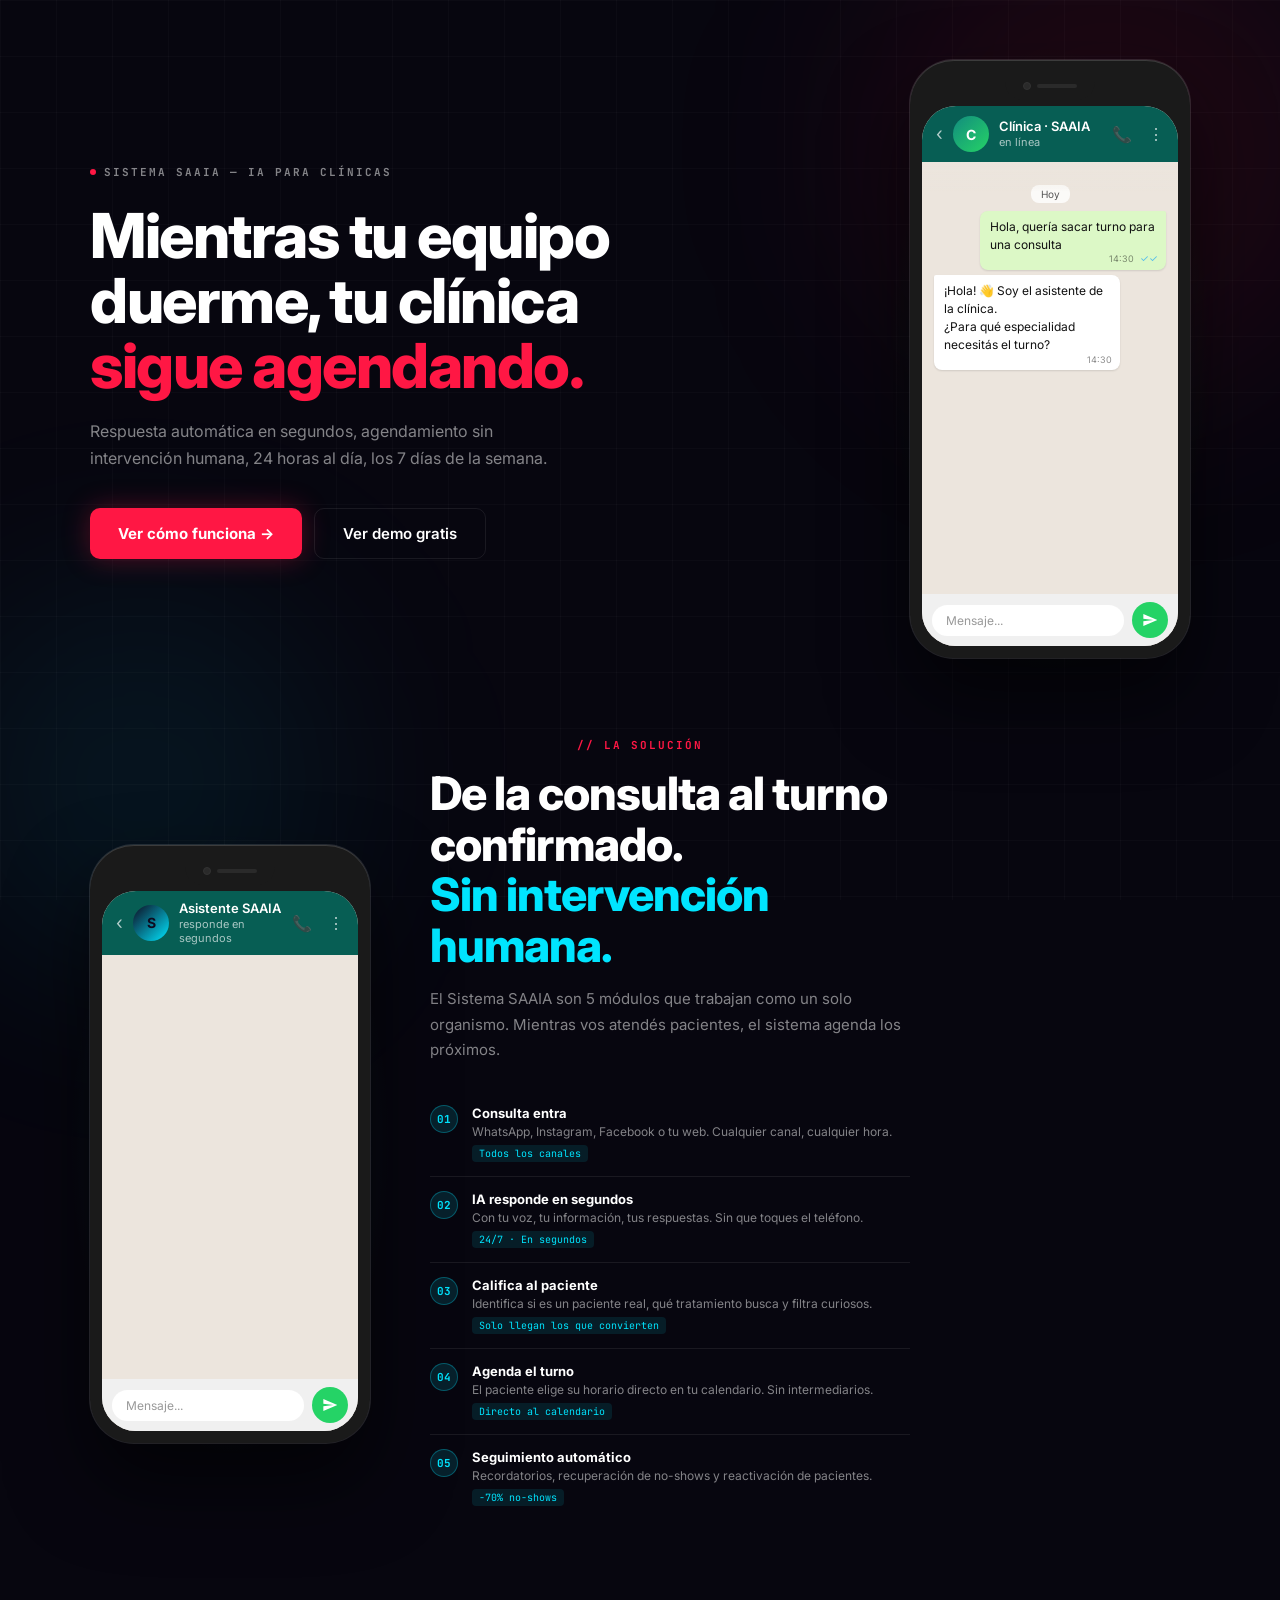
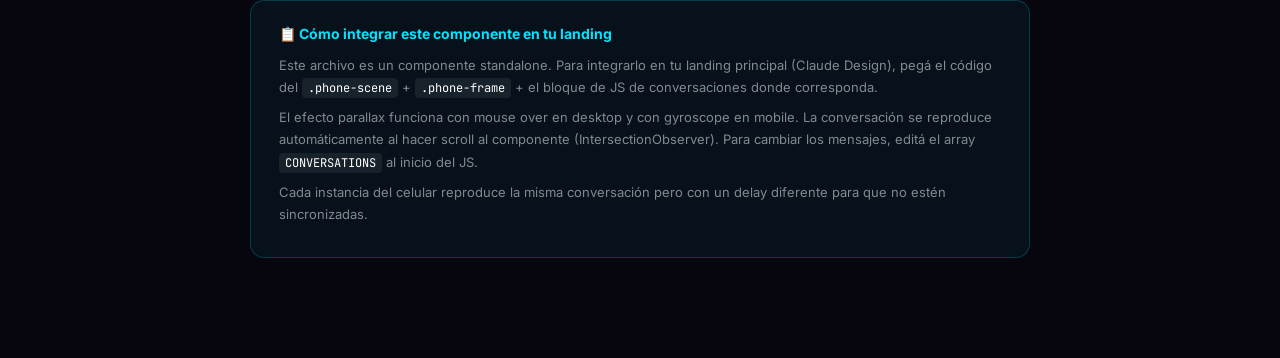
<file: uploads/whatsapp-mockup-saaia.html>
<!doctype html>
<html lang="es">
<head>
<meta charset="utf-8">
<meta name="viewport" content="width=device-width, initial-scale=1">
<title>SAAIA — WhatsApp Mockup Component</title>
<link rel="preconnect" href="https://fonts.googleapis.com">
<link rel="preconnect" href="https://fonts.gstatic.com" crossorigin>
<link href="https://fonts.googleapis.com/css2?family=Inter:wght@400;500;600;700;800&family=JetBrains+Mono:wght@400;700&display=swap" rel="stylesheet">
<style>
/* ─── RESET ─── */
*,*::before,*::after{box-sizing:border-box;margin:0;padding:0;}
html{scroll-behavior:smooth;}
:root{
  --bg:#07060F;--surface:#0E0B1F;
  --red:#FF1744;--red-glow:rgba(255,23,68,.3);
  --cyan:#00E5FF;--green:#00E676;
  --wa-green:#25D366;--wa-dark:#075E54;--wa-bubble:#DCF8C6;--wa-bg:#ECE5DD;
  --text:#fff;--muted:rgba(255,255,255,.5);--dim:rgba(255,255,255,.25);
  --border:rgba(255,255,255,.08);
  --font:'Inter',sans-serif;--mono:'JetBrains Mono',monospace;
}

body{
  background:var(--bg);
  font-family:var(--font);
  color:var(--text);
  min-height:100vh;
  overflow-x:hidden;
}

/* ─── BG EFFECTS ─── */
.bg-grid{
  position:fixed;inset:0;z-index:0;pointer-events:none;
  background-image:
    linear-gradient(rgba(255,255,255,.022) 1px,transparent 1px),
    linear-gradient(90deg,rgba(255,255,255,.022) 1px,transparent 1px);
  background-size:56px 56px;
}
.bg-orb{position:fixed;border-radius:50%;filter:blur(100px);pointer-events:none;z-index:0;}
.bg-orb-1{width:500px;height:500px;background:rgba(255,23,68,.09);top:-100px;right:-80px;animation:orb1 11s ease-in-out infinite alternate;}
.bg-orb-2{width:400px;height:400px;background:rgba(0,229,255,.07);bottom:-80px;left:-60px;animation:orb2 13s ease-in-out infinite alternate;}
@keyframes orb1{to{transform:translate(-40px,30px) scale(1.1);}}
@keyframes orb2{to{transform:translate(30px,-40px) scale(1.12);}}

/* ─── DEMO PAGE LAYOUT ─── */
.demo-page{
  position:relative;z-index:1;
  display:flex;flex-direction:column;align-items:center;
  gap:80px;padding:60px 24px 100px;
}

.section-label{
  font-family:var(--mono);font-size:11px;font-weight:700;letter-spacing:2px;
  color:var(--red);text-align:center;margin-bottom:16px;
}

/* ─── HERO LAYOUT ─── */
.hero-block{
  display:grid;grid-template-columns:1fr auto;
  align-items:center;gap:60px;max-width:1100px;width:100%;
}
.hero-copy{max-width:520px;}
.hero-eyebrow{
  display:inline-flex;align-items:center;gap:8px;
  font-family:var(--mono);font-size:11px;font-weight:700;letter-spacing:2px;
  color:var(--muted);margin-bottom:24px;
}
.hero-eyebrow .dot{width:6px;height:6px;border-radius:50%;background:var(--red);animation:blink 2s infinite;}
@keyframes blink{0%,100%{opacity:1;}50%{opacity:.3;}}
.hero-h1{font-size:clamp(36px,5vw,62px);font-weight:800;line-height:1.05;letter-spacing:-1.5px;margin-bottom:20px;}
.hero-h1 .acc{color:var(--red);}
.hero-sub{font-size:16px;color:var(--muted);line-height:1.7;max-width:460px;margin-bottom:36px;}
.hero-ctas{display:flex;gap:12px;flex-wrap:wrap;}
.btn-primary{
  display:inline-flex;align-items:center;gap:8px;
  background:var(--red);color:#fff;font-family:var(--font);font-size:15px;font-weight:700;
  padding:15px 28px;border-radius:10px;border:none;cursor:pointer;text-decoration:none;
  box-shadow:0 0 28px var(--red-glow);
  transition:transform .15s,box-shadow .15s;
  animation:pulsebtn 2.5s infinite;
}
@keyframes pulsebtn{0%,100%{box-shadow:0 0 28px var(--red-glow);}50%{box-shadow:0 0 48px rgba(255,23,68,.6);}}
.btn-primary:hover{transform:translateY(-2px);}
.btn-secondary{
  display:inline-flex;align-items:center;gap:8px;
  background:transparent;color:var(--text);font-family:var(--font);font-size:15px;font-weight:600;
  padding:15px 28px;border-radius:10px;border:1px solid var(--border);cursor:pointer;text-decoration:none;
  transition:border-color .2s,background .2s;
}
.btn-secondary:hover{border-color:rgba(255,255,255,.3);background:rgba(255,255,255,.04);}

/* ─── FLOW SECTION ─── */
.flow-block{
  display:grid;grid-template-columns:auto 1fr;
  align-items:center;gap:60px;max-width:1100px;width:100%;
}
.flow-copy{max-width:480px;}
.flow-h2{font-size:clamp(28px,4vw,46px);font-weight:800;line-height:1.1;letter-spacing:-1px;margin-bottom:16px;}
.flow-h2 .acc{color:var(--cyan);}
.flow-sub{font-size:15px;color:var(--muted);line-height:1.7;margin-bottom:28px;}
.flow-steps{display:flex;flex-direction:column;gap:0;}
.flow-step{
  display:flex;gap:14px;align-items:flex-start;
  padding:14px 0;border-bottom:1px solid var(--border);
}
.flow-step:last-child{border-bottom:none;}
.step-circle{
  width:28px;height:28px;border-radius:50%;flex-shrink:0;
  background:rgba(0,229,255,.12);border:1px solid rgba(0,229,255,.3);
  font-family:var(--mono);font-size:11px;font-weight:700;color:var(--cyan);
  display:flex;align-items:center;justify-content:center;
}
.step-title{font-size:13px;font-weight:700;margin-bottom:2px;}
.step-desc{font-size:12px;color:var(--muted);line-height:1.5;}
.step-tag{
  font-family:var(--mono);font-size:10px;color:var(--cyan);
  background:rgba(0,229,255,.1);padding:2px 7px;border-radius:4px;
  display:inline-block;margin-top:4px;
}

/* ─── PHONE MOCKUP ─── */
.phone-scene{
  perspective:1000px;
  flex-shrink:0;
  cursor:default;
}

.phone-wrapper{
  position:relative;
  transform-style:preserve-3d;
  transition:transform .08s linear;
  will-change:transform;
}

/* Glow behind phone */
.phone-glow{
  position:absolute;inset:-30px;
  background:radial-gradient(ellipse 70% 70% at 50% 50%, rgba(37,211,102,.15), transparent 70%);
  border-radius:50%;
  z-index:0;
  animation:glowpulse 3s ease-in-out infinite alternate;
}
@keyframes glowpulse{0%{opacity:.6;}100%{opacity:1;transform:scale(1.1);}}

/* Phone frame */
.phone-frame{
  position:relative;z-index:1;
  width:280px;
  background:#1a1a1a;
  border-radius:44px;
  padding:12px;
  box-shadow:
    0 0 0 1px rgba(255,255,255,.12),
    0 40px 80px rgba(0,0,0,.6),
    inset 0 1px 0 rgba(255,255,255,.15);
}

/* Notch */
.phone-notch{
  width:90px;height:28px;
  background:#1a1a1a;
  border-radius:0 0 18px 18px;
  margin:0 auto 6px;
  position:relative;z-index:3;
  display:flex;align-items:center;justify-content:center;gap:6px;
}
.notch-cam{width:8px;height:8px;border-radius:50%;background:#2a2a2a;border:1px solid #333;}
.notch-speaker{width:40px;height:4px;border-radius:2px;background:#2a2a2a;}

/* Screen */
.phone-screen{
  border-radius:34px;
  overflow:hidden;
  background:var(--wa-bg);
  height:540px;
  display:flex;flex-direction:column;
}

/* WA Header */
.wa-header{
  background:var(--wa-dark);
  padding:10px 14px;
  display:flex;align-items:center;gap:10px;
  flex-shrink:0;
}
.wa-back{color:rgba(255,255,255,.7);font-size:18px;line-height:1;}
.wa-avatar{
  width:36px;height:36px;border-radius:50%;
  background:linear-gradient(135deg,#128C7E,#25D366);
  display:flex;align-items:center;justify-content:center;
  font-size:14px;font-weight:700;color:#fff;flex-shrink:0;
}
.wa-info{flex:1;}
.wa-name{font-size:13px;font-weight:600;color:#fff;line-height:1.2;}
.wa-status{font-size:11px;color:rgba(255,255,255,.65);}
.wa-icons{display:flex;gap:16px;color:rgba(255,255,255,.7);font-size:16px;}

/* WA Body */
.wa-body{
  flex:1;overflow:hidden;
  padding:12px 10px;
  display:flex;flex-direction:column;
  gap:6px;
  position:relative;
}

/* Mask top + bottom for scroll effect */
.wa-body::before,.wa-body::after{
  content:'';position:absolute;left:0;right:0;z-index:2;pointer-events:none;
}
.wa-body::before{top:0;height:30px;background:linear-gradient(to bottom,var(--wa-bg),transparent);}
.wa-body::after{bottom:0;height:40px;background:linear-gradient(to top,var(--wa-bg),transparent);}

.wa-scroll{
  flex:1;overflow-y:auto;
  display:flex;flex-direction:column;
  gap:5px;padding:4px 2px;
  scrollbar-width:none;
}
.wa-scroll::-webkit-scrollbar{display:none;}

/* Date pill */
.wa-date{
  text-align:center;margin:4px 0;
}
.wa-date span{
  background:rgba(255,255,255,.8);
  font-size:10px;color:#555;padding:3px 10px;border-radius:8px;
  backdrop-filter:blur(4px);
}

/* Messages */
.msg{
  display:flex;flex-direction:column;
  max-width:80%;
  opacity:0;transform:translateY(8px);
  transition:opacity .35s,transform .35s;
}
.msg.visible{opacity:1;transform:translateY(0);}
.msg.incoming{align-self:flex-start;}
.msg.outgoing{align-self:flex-end;}

.bubble{
  padding:7px 10px 16px;
  border-radius:8px;
  font-size:12px;line-height:1.5;
  position:relative;
  word-break:break-word;
  white-space:pre-wrap;
}
.msg.incoming .bubble{
  background:#fff;
  color:#111;
  border-top-left-radius:2px;
  box-shadow:0 1px 2px rgba(0,0,0,.12);
}
.msg.outgoing .bubble{
  background:var(--wa-bubble);
  color:#111;
  border-top-right-radius:2px;
  box-shadow:0 1px 2px rgba(0,0,0,.12);
}

.bubble-link{color:#075E54;text-decoration:underline;font-size:11px;word-break:break-all;}
.bubble-time{
  position:absolute;bottom:4px;right:8px;
  font-size:9px;color:rgba(0,0,0,.45);
  display:flex;align-items:center;gap:3px;
}
.ticks{color:#53bdeb;font-size:10px;}

/* Typing indicator */
.typing-bubble{
  background:#fff;
  padding:10px 14px;
  border-radius:8px;border-top-left-radius:2px;
  display:inline-flex;gap:4px;align-items:center;
  box-shadow:0 1px 2px rgba(0,0,0,.12);
  opacity:0;transition:opacity .3s;
}
.typing-bubble.show{opacity:1;}
.typing-dot{
  width:6px;height:6px;border-radius:50%;background:#999;
  animation:tdot 1.2s infinite;
}
.typing-dot:nth-child(2){animation-delay:.2s;}
.typing-dot:nth-child(3){animation-delay:.4s;}
@keyframes tdot{0%,60%,100%{transform:translateY(0);}30%{transform:translateY(-4px);}}

/* WA Input bar */
.wa-input-bar{
  background:#f0f0f0;
  padding:8px 10px;
  display:flex;align-items:center;gap:8px;
  flex-shrink:0;
}
.wa-input-field{
  flex:1;background:#fff;border-radius:20px;
  padding:8px 14px;font-size:12px;color:#999;
  border:none;outline:none;font-family:var(--font);
}
.wa-send-btn{
  width:36px;height:36px;border-radius:50%;
  background:var(--wa-green);
  display:flex;align-items:center;justify-content:center;
  flex-shrink:0;
}
.wa-send-btn svg{width:16px;height:16px;fill:#fff;}

/* ─── RESPONSIVE ─── */
@media(max-width:900px){
  .hero-block{grid-template-columns:1fr;justify-items:center;text-align:center;}
  .hero-copy{max-width:100%;}
  .hero-sub{margin-left:auto;margin-right:auto;}
  .hero-ctas{justify-content:center;}
  .flow-block{grid-template-columns:1fr;justify-items:center;}
  .flow-copy{max-width:100%;text-align:center;}
  .flow-steps{max-width:420px;width:100%;}
}

/* ─── FADE UP ─── */
.fade-up{opacity:0;transform:translateY(24px);animation:fu .6s forwards;}
.d1{animation-delay:.1s}.d2{animation-delay:.2s}.d3{animation-delay:.3s}.d4{animation-delay:.4s}
@keyframes fu{to{opacity:1;transform:translateY(0);}}

/* ─── INSTRUCTIONS BOX ─── */
.instructions{
  max-width:780px;width:100%;
  background:rgba(0,229,255,.05);border:1px solid rgba(0,229,255,.2);
  border-radius:14px;padding:24px 28px;
}
.instructions h3{font-size:14px;font-weight:700;color:var(--cyan);margin-bottom:12px;}
.instructions p{font-size:13px;color:var(--muted);line-height:1.7;margin-bottom:8px;}
.instructions code{
  background:rgba(255,255,255,.07);padding:2px 6px;border-radius:4px;
  font-family:var(--mono);font-size:12px;color:var(--text);
}
</style>
</head>
<body>

<div class="bg-grid"></div>
<div class="bg-orb bg-orb-1"></div>
<div class="bg-orb bg-orb-2"></div>

<div class="demo-page">

  <!-- ═══════════════════════════════════════
       INSTANCIA 1 — HERO (copy a la izquierda, phone a la derecha)
  ═══════════════════════════════════════ -->
  <div class="hero-block fade-up">

    <!-- Copy -->
    <div class="hero-copy">
      <div class="hero-eyebrow"><span class="dot"></span>SISTEMA SAAIA — IA PARA CLÍNICAS</div>
      <h1 class="hero-h1">
        Mientras tu equipo<br>
        duerme, tu clínica<br>
        <span class="acc">sigue agendando.</span>
      </h1>
      <p class="hero-sub">
        Respuesta automática en segundos, agendamiento sin intervención humana,
        24 horas al día, los 7 días de la semana.
      </p>
      <div class="hero-ctas">
        <a href="https://calendly.com/claudiocaf87/consultoria" target="_blank" class="btn-primary">
          Ver cómo funciona →
        </a>
        <a href="#" class="btn-secondary">Ver demo gratis</a>
      </div>
    </div>

    <!-- Phone -->
    <div class="phone-scene" id="phone-scene-1">
      <div class="phone-wrapper" id="phone-1">
        <div class="phone-glow"></div>
        <div class="phone-frame">
          <div class="phone-notch">
            <div class="notch-cam"></div>
            <div class="notch-speaker"></div>
          </div>
          <div class="phone-screen">
            <!-- WA Header -->
            <div class="wa-header">
              <div class="wa-back">‹</div>
              <div class="wa-avatar">C</div>
              <div class="wa-info">
                <div class="wa-name">Clínica · SAAIA</div>
                <div class="wa-status">en línea</div>
              </div>
              <div class="wa-icons">
                <span>📞</span>
                <span>⋮</span>
              </div>
            </div>
            <!-- WA Body -->
            <div class="wa-body">
              <div class="wa-scroll" id="scroll-1">
                <div class="wa-date"><span>Hoy</span></div>
                <!-- Messages injected by JS -->
              </div>
            </div>
            <!-- Input bar -->
            <div class="wa-input-bar">
              <div class="wa-input-field">Mensaje...</div>
              <div class="wa-send-btn">
                <svg viewBox="0 0 24 24"><path d="M2 21l21-9L2 3v7l15 2-15 2z"/></svg>
              </div>
            </div>
          </div>
        </div>
      </div>
    </div>

  </div>

  <!-- ═══════════════════════════════════════
       INSTANCIA 2 — FLUJO SAAIA (phone izquierda, copy derecha)
  ═══════════════════════════════════════ -->
  <div style="max-width:1100px;width:100%;" class="fade-up d2">
    <div class="section-label">// LA SOLUCIÓN</div>
    <div class="flow-block">

      <!-- Phone -->
      <div class="phone-scene" id="phone-scene-2">
        <div class="phone-wrapper" id="phone-2">
          <div class="phone-glow" style="background:radial-gradient(ellipse 70% 70% at 50% 50%, rgba(0,229,255,.12), transparent 70%);"></div>
          <div class="phone-frame">
            <div class="phone-notch">
              <div class="notch-cam"></div>
              <div class="notch-speaker"></div>
            </div>
            <div class="phone-screen">
              <div class="wa-header">
                <div class="wa-back">‹</div>
                <div class="wa-avatar" style="background:linear-gradient(135deg,#0E0B1F,#00E5FF);color:#0E0B1F;">S</div>
                <div class="wa-info">
                  <div class="wa-name">Asistente SAAIA</div>
                  <div class="wa-status">responde en segundos</div>
                </div>
                <div class="wa-icons"><span>📞</span><span>⋮</span></div>
              </div>
              <div class="wa-body">
                <div class="wa-scroll" id="scroll-2"></div>
              </div>
              <div class="wa-input-bar">
                <div class="wa-input-field">Mensaje...</div>
                <div class="wa-send-btn">
                  <svg viewBox="0 0 24 24"><path d="M2 21l21-9L2 3v7l15 2-15 2z"/></svg>
                </div>
              </div>
            </div>
          </div>
        </div>
      </div>

      <!-- Copy -->
      <div class="flow-copy">
        <h2 class="flow-h2">
          De la consulta al turno confirmado.<br>
          <span class="acc">Sin intervención humana.</span>
        </h2>
        <p class="flow-sub">
          El Sistema SAAIA son 5 módulos que trabajan como un solo organismo.
          Mientras vos atendés pacientes, el sistema agenda los próximos.
        </p>
        <div class="flow-steps">
          <div class="flow-step">
            <div class="step-circle">01</div>
            <div>
              <div class="step-title">Consulta entra</div>
              <div class="step-desc">WhatsApp, Instagram, Facebook o tu web. Cualquier canal, cualquier hora.</div>
              <span class="step-tag">Todos los canales</span>
            </div>
          </div>
          <div class="flow-step">
            <div class="step-circle">02</div>
            <div>
              <div class="step-title">IA responde en segundos</div>
              <div class="step-desc">Con tu voz, tu información, tus respuestas. Sin que toques el teléfono.</div>
              <span class="step-tag">24/7 · En segundos</span>
            </div>
          </div>
          <div class="flow-step">
            <div class="step-circle">03</div>
            <div>
              <div class="step-title">Califica al paciente</div>
              <div class="step-desc">Identifica si es un paciente real, qué tratamiento busca y filtra curiosos.</div>
              <span class="step-tag">Solo llegan los que convierten</span>
            </div>
          </div>
          <div class="flow-step">
            <div class="step-circle">04</div>
            <div>
              <div class="step-title">Agenda el turno</div>
              <div class="step-desc">El paciente elige su horario directo en tu calendario. Sin intermediarios.</div>
              <span class="step-tag">Directo al calendario</span>
            </div>
          </div>
          <div class="flow-step">
            <div class="step-circle">05</div>
            <div>
              <div class="step-title">Seguimiento automático</div>
              <div class="step-desc">Recordatorios, recuperación de no-shows y reactivación de pacientes.</div>
              <span class="step-tag">-70% no-shows</span>
            </div>
          </div>
        </div>
      </div>

    </div>
  </div>

  <!-- ═══════════════════════════════════════
       INSTRUCTIONS
  ═══════════════════════════════════════ -->
  <div class="instructions fade-up d3">
    <h3>📋 Cómo integrar este componente en tu landing</h3>
    <p>Este archivo es un componente standalone. Para integrarlo en tu landing principal (Claude Design), pegá el código del <code>.phone-scene</code> + <code>.phone-frame</code> + el bloque de JS de conversaciones donde corresponda.</p>
    <p>El efecto parallax funciona con mouse over en desktop y con gyroscope en mobile. La conversación se reproduce automáticamente al hacer scroll al componente (IntersectionObserver). Para cambiar los mensajes, editá el array <code>CONVERSATIONS</code> al inicio del JS.</p>
    <p>Cada instancia del celular reproduce la misma conversación pero con un delay diferente para que no estén sincronizadas.</p>
  </div>

</div>

<script>
// ─── CONVERSATION DATA ───
// Cada mensaje: { type: 'incoming'|'outgoing', text, time, delay }
const CONVERSATION = [
  { type:'outgoing', text:'Hola, quería sacar turno para una consulta', time:'14:30', delay:600 },
  { type:'incoming', text:'¡Hola! 👋 Soy el asistente de la clínica.\n¿Para qué especialidad necesitás el turno?', time:'14:30', delay:1400 },
  { type:'outgoing', text:'Odontología', time:'14:31', delay:2400 },
  { type:'incoming', text:'Perfecto ✅\n¿Tenés algún odontólogo de confianza en nuestra clínica?', time:'14:31', delay:3200 },
  { type:'outgoing', text:'Sí, con el Dr. Martínez', time:'14:32', delay:4200 },
  { type:'incoming', text:'Genial 😊 Te paso el link para que puedas agendarte directamente:\n👉 calendly.com/clinica/dr-martinez', time:'14:32', delay:5000 },
  { type:'outgoing', text:'Ok, muchas gracias. ¡Ya me agendé!', time:'14:33', delay:6200 },
  { type:'incoming', text:'🎉 ¡Cita confirmada!\n\nHola 👋 tu cita está confirmada para el día\n📅 Sábado 23 de mayo, 11:00 hs\n📍 Av. San Martín 1335, CABA\n\nRecordá llegar 10 minutos antes ✨\n\n¿Necesitás reagendar?\n👉 link-reagendamiento.com\n\n¡Te esperamos! 🦷', time:'14:33', delay:7200 },
];

// ─── PARALLAX ───
function initParallax(sceneId, wrapperId) {
  const scene = document.getElementById(sceneId);
  const wrapper = document.getElementById(wrapperId);
  if (!scene || !wrapper) return;

  let currentX = 0, currentY = 0;
  let targetX = 0, targetY = 0;
  let rafId;

  scene.addEventListener('mousemove', (e) => {
    const rect = scene.getBoundingClientRect();
    const cx = rect.left + rect.width / 2;
    const cy = rect.top + rect.height / 2;
    const dx = (e.clientX - cx) / (rect.width / 2);
    const dy = (e.clientY - cy) / (rect.height / 2);
    targetX = dy * -12;  // tilt X (rotate around X axis)
    targetY = dx * 10;   // tilt Y (rotate around Y axis)
  });

  scene.addEventListener('mouseleave', () => {
    targetX = 0;
    targetY = 0;
  });

  function animate() {
    currentX += (targetX - currentX) * 0.08;
    currentY += (targetY - currentY) * 0.08;
    wrapper.style.transform = `rotateX(${currentX}deg) rotateY(${currentY}deg)`;
    rafId = requestAnimationFrame(animate);
  }
  animate();

  // Device orientation for mobile
  if (window.DeviceOrientationEvent) {
    window.addEventListener('deviceorientation', (e) => {
      if (e.beta && e.gamma) {
        targetX = Math.max(-12, Math.min(12, (e.beta - 45) * 0.3));
        targetY = Math.max(-10, Math.min(10, e.gamma * 0.3));
      }
    });
  }
}

// ─── BUILD MESSAGES ───
function buildMessage(msg, isLast) {
  const div = document.createElement('div');
  div.className = `msg ${msg.type}`;

  const bubble = document.createElement('div');
  bubble.className = 'bubble';

  // Process text — convert URLs to links
  const processedText = msg.text.replace(/(https?:\/\/[^\s]+|[a-z0-9-]+\.[a-z]{2,}\/[^\s]*)/gi, (url) => {
    const href = url.startsWith('http') ? url : 'https://' + url;
    return `<a class="bubble-link" href="${href}" target="_blank" rel="noopener">${url}</a>`;
  });

  bubble.innerHTML = processedText.replace(/\n/g, '<br>');

  const timeEl = document.createElement('div');
  timeEl.className = 'bubble-time';
  timeEl.innerHTML = msg.type === 'outgoing'
    ? `${msg.time} <span class="ticks">✓✓</span>`
    : msg.time;

  bubble.appendChild(timeEl);
  div.appendChild(bubble);
  return div;
}

// ─── PLAY CONVERSATION ───
function playConversation(scrollId, delayOffset = 0) {
  const container = document.getElementById(scrollId);
  if (!container) return;

  let typingDiv = document.createElement('div');
  typingDiv.style.alignSelf = 'flex-start';
  typingDiv.innerHTML = `<div class="typing-bubble" id="typing-${scrollId}">
    <div class="typing-dot"></div>
    <div class="typing-dot"></div>
    <div class="typing-dot"></div>
  </div>`;

  CONVERSATION.forEach((msg, i) => {
    const totalDelay = delayOffset + msg.delay;

    if (msg.type === 'incoming') {
      // Show typing indicator before incoming message
      setTimeout(() => {
        container.appendChild(typingDiv);
        const tb = typingDiv.querySelector('.typing-bubble');
        if (tb) tb.classList.add('show');
        container.scrollTop = container.scrollHeight;
      }, totalDelay - 600);

      setTimeout(() => {
        const tb = typingDiv.querySelector('.typing-bubble');
        if (tb) tb.classList.remove('show');
        setTimeout(() => {
          if (typingDiv.parentNode) typingDiv.parentNode.removeChild(typingDiv);
          typingDiv = document.createElement('div');
          typingDiv.style.alignSelf = 'flex-start';
          typingDiv.innerHTML = `<div class="typing-bubble" id="typing-${scrollId}">
            <div class="typing-dot"></div>
            <div class="typing-dot"></div>
            <div class="typing-dot"></div>
          </div>`;
        }, 300);
      }, totalDelay - 100);
    }

    setTimeout(() => {
      const el = buildMessage(msg);
      container.appendChild(el);
      // Trigger animation
      requestAnimationFrame(() => {
        requestAnimationFrame(() => el.classList.add('visible'));
      });
      container.scrollTop = container.scrollHeight;
    }, totalDelay);
  });

  // Loop: replay after all messages + 4s pause
  const lastDelay = CONVERSATION[CONVERSATION.length - 1].delay;
  setTimeout(() => {
    // Fade out and clear
    container.style.opacity = '0';
    container.style.transition = 'opacity .5s';
    setTimeout(() => {
      container.innerHTML = '';
      container.style.opacity = '1';
      playConversation(scrollId, delayOffset);
    }, 600);
  }, delayOffset + lastDelay + 4000);
}

// ─── INTERSECTION OBSERVER: trigger when in viewport ───
function observeAndPlay(scrollId, delayOffset) {
  const container = document.getElementById(scrollId);
  if (!container) return;

  let played = false;
  const obs = new IntersectionObserver((entries) => {
    entries.forEach(entry => {
      if (entry.isIntersecting && !played) {
        played = true;
        playConversation(scrollId, delayOffset);
      }
    });
  }, { threshold: 0.3 });

  obs.observe(container);
}

// ─── INIT ───
document.addEventListener('DOMContentLoaded', () => {
  initParallax('phone-scene-1', 'phone-1');
  initParallax('phone-scene-2', 'phone-2');

  // Phone 1 starts immediately, phone 2 with 1.5s offset so they're not in sync
  observeAndPlay('scroll-1', 0);
  observeAndPlay('scroll-2', 1500);
});
</script>
</body>
</html>
</file>
<file: styles.css>
/* ============================================
   CLAF DIGITAL · Sistema SAAIA — v2
   Single-file landing, mobile-first, ultra-light
   ============================================ */

:root {
  --bg: #07060F;
  --surface: #0E0B1F;
  --surface-2: #13102A;
  --red: #FF1744;
  --red-glow: rgba(255, 23, 68, .30);
  --red-dim: rgba(255, 23, 68, .12);
  --cyan: #00E5FF;
  --cyan-dim: rgba(0, 229, 255, .10);
  --green: #00E676;
  --amber: #FFB300;
  --white: #FFFFFF;
  --muted: rgba(255, 255, 255, .50);
  --dim: rgba(255, 255, 255, .25);
  --border: rgba(255, 255, 255, .08);
  --border-red: rgba(255, 23, 68, .28);
  --border-cyan: rgba(0, 229, 255, .20);
  --display: 'Inter', system-ui, -apple-system, Segoe UI, Roboto, sans-serif;
  --mono: 'JetBrains Mono', ui-monospace, 'SF Mono', Menlo, monospace;
  --maxw: 1200px;
}

*, *::before, *::after { box-sizing: border-box; }
html, body { margin: 0; padding: 0; }
html { scroll-behavior: smooth; -webkit-text-size-adjust: 100%; }
body {
  background: var(--bg);
  color: var(--white);
  font-family: var(--display);
  font-weight: 400;
  line-height: 1.55;
  -webkit-font-smoothing: antialiased;
  overflow-x: hidden;
}
img, video, svg { display: block; max-width: 100%; }
a { color: inherit; text-decoration: none; }
button { font: inherit; color: inherit; background: none; border: 0; padding: 0; cursor: pointer; }
input { font: inherit; }
::selection { background: rgba(255,23,68,.30); color: #fff; }

.container { max-width: var(--maxw); margin: 0 auto; padding: 0 20px; }
@media (min-width: 768px) { .container { padding: 0 40px; } }

h1, h2, h3, h4 {
  font-family: var(--display);
  font-weight: 800;
  letter-spacing: -0.025em;
  line-height: 1.1;
  margin: 0;
}
p { margin: 0; }
.mono { font-family: var(--mono); }
.txt-red { color: var(--red); }
.txt-cyan { color: var(--cyan); }
.txt-green { color: var(--green); }
.txt-amber { color: var(--amber); }
.txt-muted { color: var(--muted); }

/* ============================================
   GLOBAL BACKGROUND
   ============================================ */
.bg-layer {
  position: fixed;
  inset: 0;
  z-index: -2;
  pointer-events: none;
  background-color: var(--bg);
  background-image:
    linear-gradient(rgba(255,255,255,.022) 1px, transparent 1px),
    linear-gradient(90deg, rgba(255,255,255,.022) 1px, transparent 1px);
  background-size: 56px 56px;
}
.bg-aurora {
  position: fixed;
  inset: 0;
  z-index: -2;
  pointer-events: none;
  background:
    radial-gradient(ellipse 80% 60% at 20% 0%, rgba(255,23,68,.10), transparent 55%),
    radial-gradient(ellipse 70% 70% at 80% 100%, rgba(0,229,255,.10), transparent 55%);
  animation: aurora 12s ease-in-out infinite alternate;
}
@keyframes aurora {
  0%   { opacity: .9; transform: translate3d(0,0,0); }
  100% { opacity: 1; transform: translate3d(0,-20px,0); }
}
.orb {
  position: fixed;
  z-index: -1;
  border-radius: 50%;
  filter: blur(100px);
  pointer-events: none;
  will-change: transform;
}
.orb-1 { top: -150px; right: -150px; width: 600px; height: 600px; background: rgba(255,23,68,.11); animation: float1 11s ease-in-out infinite alternate; }
.orb-2 { bottom: -120px; left: -150px; width: 500px; height: 500px; background: rgba(0,229,255,.09); animation: float2 13s ease-in-out infinite alternate; }
.orb-3 { top: 50%; left: 50%; width: 300px; height: 300px; margin: -150px 0 0 -150px; background: rgba(0,229,255,.06); animation: pulseOrb 10s ease-in-out infinite alternate; }
@keyframes float1 { from { transform: translate3d(0,0,0); } to { transform: translate3d(-40px, 30px, 0); } }
@keyframes float2 { from { transform: translate3d(0,0,0); } to { transform: translate3d(40px, -30px, 0); } }
@keyframes pulseOrb { 0% { transform: translate3d(-30px,0,0) scale(1); } 100% { transform: translate3d(30px,20px,0) scale(1.12); } }

@media (max-width: 768px) {
  /* Reduce GPU cost on mobile */
  .orb { filter: blur(70px); }
  .orb-1 { width: 380px; height: 380px; top: -100px; right: -100px; }
  .orb-2 { width: 320px; height: 320px; bottom: -80px; left: -80px; }
  .orb-3 { display: none; }
  .bg-layer { background-size: 40px 40px; }
}
@media (prefers-reduced-motion: reduce) {
  .orb, .bg-aurora { animation: none; }
}

/* ============================================
   NAVBAR
   ============================================ */
.nav {
  position: fixed;
  top: 0; inset-inline: 0;
  z-index: 100;
  background: rgba(7,6,15,.7);
  backdrop-filter: blur(14px) saturate(160%);
  -webkit-backdrop-filter: blur(14px) saturate(160%);
  border-bottom: 1px solid transparent;
  transition: background .3s, border-color .3s, box-shadow .3s;
}
.nav.scrolled {
  background: rgba(7,6,15,.92);
  border-bottom-color: var(--border);
  box-shadow: 0 8px 24px rgba(0,0,0,.25);
}
.nav-inner { display: flex; align-items: center; justify-content: space-between; height: 64px; }
.logo {
  display: inline-flex;
  align-items: center;
  gap: 0;
}
.logo img {
  width: 44px;
  height: 44px;
  display: block;
  filter: drop-shadow(0 0 18px rgba(255, 23, 68, .25));
}
.nav-links {
  display: none;
  gap: 28px;
  font-size: 14px;
  color: var(--muted);
}
.nav-links a { transition: color .25s; }
.nav-links a:hover { color: var(--white); }
.nav-cta {
  display: inline-flex;
  align-items: center;
  gap: 6px;
  background: var(--red);
  color: #fff;
  font-weight: 600;
  font-size: 13.5px;
  padding: 9px 16px;
  border-radius: 8px;
  box-shadow: 0 6px 18px -6px var(--red-glow), 0 0 18px rgba(255,23,68,.18);
  transition: transform .15s, box-shadow .25s;
}
.nav-cta:hover { transform: translateY(-1px); box-shadow: 0 10px 22px -6px var(--red), 0 0 24px rgba(255,23,68,.35); }
.burger {
  display: inline-flex;
  flex-direction: column;
  gap: 5px;
  width: 28px; height: 28px;
  align-items: center;
  justify-content: center;
}
.burger span {
  width: 20px; height: 2px;
  background: #fff; border-radius: 2px;
  transition: transform .3s, opacity .3s;
}
.nav.open .burger span:nth-child(1) { transform: translateY(7px) rotate(45deg); }
.nav.open .burger span:nth-child(2) { opacity: 0; }
.nav.open .burger span:nth-child(3) { transform: translateY(-7px) rotate(-45deg); }
.mobile-menu {
  position: fixed;
  inset: 64px 0 0 0;
  background: rgba(7,6,15,.97);
  backdrop-filter: blur(16px);
  -webkit-backdrop-filter: blur(16px);
  display: none;
  flex-direction: column;
  align-items: center;
  justify-content: flex-start;
  padding: 60px 24px;
  gap: 28px;
  z-index: 99;
}
.nav.open + .mobile-menu { display: flex; }
.mobile-menu a {
  font-size: 22px;
  font-weight: 600;
  color: rgba(255,255,255,.85);
}
.mobile-menu .nav-cta { font-size: 16px; padding: 14px 28px; margin-top: 12px; }

@media (min-width: 900px) {
  .nav-links { display: flex; }
  .burger { display: none !important; }
  .mobile-menu { display: none !important; }
}

/* ============================================
   BUTTONS
   ============================================ */
.btn {
  display: inline-flex;
  align-items: center;
  justify-content: center;
  gap: 8px;
  border-radius: 12px;
  padding: 16px 28px;
  font-weight: 600;
  font-size: 15.5px;
  font-family: var(--display);
  transition: transform .2s ease, box-shadow .3s ease, background .3s ease, border-color .3s ease, color .3s ease;
  white-space: nowrap;
  cursor: pointer;
  border: 0;
}
.btn:hover { transform: translateY(-2px); }
.btn:active { transform: translateY(0); }
.btn-primary {
  background: var(--red);
  color: #fff;
  box-shadow: 0 0 0 0 rgba(255,23,68,.55), 0 14px 32px -10px rgba(255,23,68,.6);
  animation: pulseRed 2.6s cubic-bezier(.4,0,.2,1) infinite;
}
.btn-primary:hover { box-shadow: 0 0 0 0 rgba(255,23,68,.55), 0 18px 38px -10px rgba(255,23,68,.85); }
.btn-outline {
  background: rgba(255,255,255,.04);
  border: 1px solid rgba(255,255,255,.18);
  color: rgba(255,255,255,.92);
  backdrop-filter: blur(6px);
  -webkit-backdrop-filter: blur(6px);
}
.btn-outline:hover { border-color: var(--cyan); color: #fff; }
.btn-outline-red {
  background: transparent;
  border: 1px solid var(--border-red);
  color: rgba(255,255,255,.92);
}
.btn-outline-red:hover { background: var(--red-dim); border-color: var(--red); color: #fff; }
.btn-block { width: 100%; }
@keyframes pulseRed {
  0%   { box-shadow: 0 0 0 0 rgba(255,23,68,.55), 0 14px 32px -10px rgba(255,23,68,.6); }
  70%  { box-shadow: 0 0 0 16px rgba(255,23,68,0),   0 14px 32px -10px rgba(255,23,68,.4); }
  100% { box-shadow: 0 0 0 0 rgba(255,23,68,0),      0 14px 32px -10px rgba(255,23,68,.6); }
}
@media (prefers-reduced-motion: reduce) { .btn-primary { animation: none; } }

/* ============================================
   REVEAL ON SCROLL
   ============================================ */
.reveal { opacity: 0; transform: translateY(20px); transition: opacity .7s cubic-bezier(.16,1,.3,1), transform .7s cubic-bezier(.16,1,.3,1); will-change: opacity, transform; }
.reveal.in { opacity: 1; transform: none; }
.reveal.d1 { transition-delay: .07s; }
.reveal.d2 { transition-delay: .14s; }
.reveal.d3 { transition-delay: .21s; }
.reveal.d4 { transition-delay: .28s; }
.reveal.d5 { transition-delay: .35s; }
@media (prefers-reduced-motion: reduce) { .reveal { opacity: 1; transform: none; transition: none; } }

/* ============================================
   EYEBROW + SECTION TITLES
   ============================================ */
.eyebrow {
  display: inline-block;
  font-family: var(--mono);
  font-size: 12px;
  font-weight: 700;
  letter-spacing: 0.18em;
  text-transform: uppercase;
  color: var(--cyan);
  margin-bottom: 18px;
}
.eyebrow.red { color: var(--red); }
.eyebrow.amber { color: var(--amber); }
.eyebrow.white { color: rgba(255,255,255,.9); }
.section-h2 {
  font-size: clamp(30px, 4.5vw, 50px);
  margin-bottom: 16px;
}
.section-sub {
  color: rgba(255,255,255,.65);
  font-size: clamp(15px, 1.4vw, 17px);
  max-width: 640px;
  line-height: 1.7;
}

/* ============================================
   HERO
   ============================================ */
.hero {
  position: relative;
  min-height: 100vh;
  display: flex;
  flex-direction: column;
  justify-content: center;
  align-items: center;
  padding: 110px 0 80px;
  overflow: hidden;
}
.hero-grid {
  position: relative;
  z-index: 2;
  width: 100%;
  display: grid;
  grid-template-columns: 1fr;
  align-items: center;
  gap: 56px;
  text-align: center;
}
@media (min-width: 980px) {
  .hero-grid { grid-template-columns: 1.1fr auto; text-align: left; gap: 60px; justify-items: stretch; }
}
.hero-copy { display: flex; flex-direction: column; align-items: center; gap: 24px; }
@media (min-width: 980px) { .hero-copy { align-items: flex-start; } }
.hero-grid .phone-scene { justify-self: center; }
.hero-video {
  position: absolute;
  inset: -10%;
  z-index: 0;
  pointer-events: none;
}
.hero-video video {
  width: 100%;
  height: 100%;
  object-fit: cover;
  mix-blend-mode: screen;
  opacity: 0.78;
}
.hero-overlay {
  position: absolute;
  inset: 0;
  z-index: 1;
  pointer-events: none;
  background:
    linear-gradient(180deg, rgba(7,6,15,.7) 0%, transparent 18%, transparent 75%, var(--bg) 100%),
    radial-gradient(ellipse 80% 70% at 50% 50%, rgba(0,229,255,.04), rgba(7,6,15,.6) 60%, var(--bg) 95%);
}
.hero-inner {
  position: relative;
  z-index: 2;
  width: 100%;
  text-align: center;
  display: flex;
  flex-direction: column;
  align-items: center;
  gap: 26px;
}
.hero-pill {
  display: inline-flex;
  align-items: center;
  gap: 8px;
  padding: 7px 16px;
  border-radius: 999px;
  border: 1px solid rgba(255,23,68,.35);
  background: rgba(255,23,68,.10);
  font-family: var(--mono);
  font-size: 11.5px;
  font-weight: 500;
  letter-spacing: 0.22em;
  text-transform: uppercase;
  color: rgba(255,255,255,.9);
}
.hero-pill .spark { color: var(--cyan); }
.hero h1 {
  font-size: clamp(38px, 6.2vw, 72px);
  font-weight: 800;
  letter-spacing: -0.03em;
  line-height: 1.04;
  max-width: 720px;
  margin: 0;
}
.hero h1 .em { color: var(--red); }
.hero-sub {
  font-size: clamp(16px, 1.5vw, 18px);
  color: rgba(255,255,255,.75);
  max-width: 540px;
  line-height: 1.65;
}
.hero-ctas {
  display: flex;
  flex-direction: column;
  gap: 12px;
  width: 100%;
  max-width: 460px;
  margin-top: 6px;
}
@media (min-width: 640px) { .hero-ctas { flex-direction: row; max-width: none; justify-content: center; } }
@media (min-width: 980px) { .hero-ctas { justify-content: flex-start; } }

.hero-stats {
  grid-column: 1 / -1;
  display: grid;
  grid-template-columns: 1fr;
  gap: 18px;
  margin-top: 12px;
  width: 100%;
  max-width: 880px;
  margin-inline: auto;
  padding: 28px 24px;
  border-top: 1px solid var(--border);
  border-bottom: 1px solid var(--border);
  text-align: center;
}
@media (min-width: 720px) { .hero-stats { grid-template-columns: 1fr 1fr 1fr; padding: 32px; gap: 0; } }
.hstat { text-align: center; padding: 4px 8px; position: relative; }
.hstat-n {
  font-family: var(--mono);
  font-weight: 800;
  font-size: clamp(30px, 3.6vw, 44px);
  color: var(--cyan);
  text-shadow: 0 0 24px rgba(0,229,255,.35);
  line-height: 1;
  margin-bottom: 8px;
}
.hstat-l {
  font-size: 13px;
  color: rgba(255,255,255,.65);
  line-height: 1.45;
}
.hstat-src {
  font-family: var(--mono);
  font-size: 10.5px;
  color: var(--dim);
  margin-top: 4px;
  letter-spacing: 0.04em;
}
.scroll-ind {
  position: absolute;
  bottom: 18px;
  left: 50%;
  transform: translateX(-50%);
  z-index: 3;
  display: flex;
  flex-direction: column;
  align-items: center;
  gap: 6px;
  font-family: var(--mono);
  font-size: 9.5px;
  letter-spacing: 0.22em;
  color: var(--dim);
}
.scroll-ind .arrow {
  width: 10px; height: 10px;
  border-right: 1.5px solid rgba(255,255,255,.4);
  border-bottom: 1.5px solid rgba(255,255,255,.4);
  transform: rotate(45deg);
  animation: bounceArrow 1.6s ease-in-out infinite;
}
@keyframes bounceArrow { 0%,100% { transform: rotate(45deg) translate(0,0); opacity: .35; } 50% { transform: rotate(45deg) translate(3px,3px); opacity: .9; } }

/* ============================================
   TRUST BAR
   ============================================ */
.trust {
  background: rgba(255,255,255,.03);
  border-top: 1px solid var(--border);
  border-bottom: 1px solid var(--border);
  padding: 36px 0;
}
.trust-grid {
  display: grid;
  grid-template-columns: 1fr;
  gap: 22px 12px;
}
@media (min-width: 720px) { .trust-grid { grid-template-columns: repeat(4, 1fr); } }
.trust-item { display: flex; align-items: flex-start; gap: 14px; padding: 0 8px; }
.trust-icn {
  width: 38px; height: 38px;
  display: flex; align-items: center; justify-content: center;
  flex-shrink: 0;
  border-radius: 10px;
  background: var(--cyan-dim);
  color: var(--cyan);
  font-size: 18px;
  border: 1px solid var(--border-cyan);
}
.trust-item.red .trust-icn { background: var(--red-dim); color: var(--red); border-color: var(--border-red); }
.trust-n { font-family: var(--mono); font-weight: 700; font-size: 16px; color: #fff; line-height: 1; margin-bottom: 4px; }
.trust-l { font-size: 12.5px; color: var(--muted); line-height: 1.5; }

/* ============================================
   SECTION GENERIC PADDING
   ============================================ */
.section { padding: 80px 0; }
@media (min-width: 768px) { .section { padding: 110px 0; } }
.section-head { max-width: 720px; margin-bottom: 48px; }
.section-head.center { margin-inline: auto; text-align: center; }

/* ============================================
   PAIN CARDS
   ============================================ */
.pain-grid {
  display: grid;
  grid-template-columns: 1fr;
  gap: 18px;
}
@media (min-width: 900px) { .pain-grid { grid-template-columns: repeat(3, 1fr); } }
.pain-card {
  background: var(--surface);
  border: 1px solid var(--border);
  border-radius: 16px;
  padding: 28px;
  transition: border-color .3s, transform .3s;
}
.pain-card:hover { border-color: var(--border-red); transform: translateY(-3px); }
.pain-icn {
  width: 44px; height: 44px;
  display: flex; align-items: center; justify-content: center;
  border-radius: 12px;
  background: var(--red-dim);
  border: 1px solid var(--border-red);
  font-size: 20px;
  margin-bottom: 20px;
}
.pain-card h3 { font-size: 19px; font-weight: 700; margin-bottom: 10px; letter-spacing: -0.015em; }
.pain-card p { font-size: 14.5px; color: rgba(255,255,255,.65); line-height: 1.65; }

/* ============================================
   CALCULATOR
   ============================================ */
.calc-card {
  background: rgba(255,255,255,.03);
  border: 1px solid var(--border);
  border-radius: 18px;
  padding: 24px;
  backdrop-filter: blur(6px);
  -webkit-backdrop-filter: blur(6px);
}
@media (min-width: 768px) { .calc-card { padding: 36px; } }
.calc-subgrid { display: grid; gap: 20px; }
.calc-sub {
  background: rgba(255,255,255,.025);
  border: 1px solid var(--border);
  border-radius: 14px;
  padding: 20px;
}
.calc-sub-title {
  font-family: var(--mono);
  font-size: 11px;
  font-weight: 700;
  letter-spacing: 0.18em;
  color: var(--cyan);
  text-transform: uppercase;
  margin-bottom: 18px;
}
.calc-row { margin-bottom: 22px; }
.calc-row:last-child { margin-bottom: 0; }
.calc-row-head { display: flex; justify-content: space-between; align-items: baseline; margin-bottom: 10px; gap: 12px; }
.calc-row-label { font-size: 13.5px; color: rgba(255,255,255,.7); font-weight: 500; }
.calc-row-out { font-family: var(--mono); font-weight: 700; font-size: 16px; color: var(--cyan); white-space: nowrap; }
input[type="range"].cslider {
  -webkit-appearance: none;
  appearance: none;
  width: 100%;
  height: 6px;
  border-radius: 3px;
  background: linear-gradient(to right, var(--red) 0%, var(--red) var(--p, 50%), rgba(255,255,255,.10) var(--p, 50%));
  outline: none;
  cursor: pointer;
}
input[type="range"].cslider::-webkit-slider-thumb {
  -webkit-appearance: none;
  width: 22px; height: 22px;
  border-radius: 50%;
  background: #fff;
  border: 2px solid var(--red);
  box-shadow: 0 0 12px rgba(255,23,68,.6);
  cursor: pointer;
}
input[type="range"].cslider::-moz-range-thumb {
  width: 22px; height: 22px;
  border-radius: 50%;
  background: #fff;
  border: 2px solid var(--red);
  box-shadow: 0 0 12px rgba(255,23,68,.6);
  cursor: pointer;
}

.opt-grid { display: grid; gap: 10px; }
.opt-grid.cols-3 { grid-template-columns: 1fr; }
.opt-grid.cols-4 { grid-template-columns: 1fr 1fr; }
@media (min-width: 640px) { .opt-grid.cols-3 { grid-template-columns: repeat(3, 1fr); } }
.opt {
  display: flex;
  align-items: center;
  gap: 10px;
  padding: 12px 14px;
  border-radius: 10px;
  background: rgba(255,255,255,.025);
  border: 1px solid var(--border);
  cursor: pointer;
  font-size: 13.5px;
  color: rgba(255,255,255,.75);
  transition: all .2s ease;
  text-align: left;
}
.opt:hover { border-color: rgba(255,23,68,.30); color: #fff; }
.opt input { display: none; }
.opt .opt-icn { font-size: 16px; flex-shrink: 0; }
.opt.active {
  border-color: var(--red);
  background: rgba(255,23,68,.10);
  color: #fff;
  box-shadow: 0 0 0 1px var(--red), 0 0 18px rgba(255,23,68,.20);
}

.calc-preview {
  margin-top: 24px;
  padding: 18px 20px;
  background: linear-gradient(135deg, rgba(255,23,68,.12), rgba(255,23,68,.04));
  border: 1px solid var(--border-red);
  border-radius: 14px;
  text-align: center;
  font-size: 14.5px;
  color: rgba(255,255,255,.82);
  font-weight: 500;
}
.calc-preview b {
  display: inline-block;
  font-family: var(--mono);
  font-weight: 800;
  color: var(--red);
  font-size: 19px;
  margin: 0 4px;
  transition: transform .25s cubic-bezier(.34,1.56,.64,1);
}
.calc-preview b.bump { transform: scale(1.12); }

.calc-go {
  display: block;
  width: 100%;
  margin-top: 22px;
  padding: 18px;
  border-radius: 12px;
  background: var(--red);
  color: #fff;
  font-weight: 700;
  font-size: 16.5px;
  border: 0;
  cursor: pointer;
  box-shadow: 0 14px 32px -10px var(--red-glow);
  transition: transform .2s, box-shadow .3s;
  white-space: nowrap;
}
@media (max-width: 520px) {
  .calc-go { font-size: 15px; padding: 16px 14px; }
}
.calc-go:hover { transform: translateY(-2px); box-shadow: 0 18px 38px -10px var(--red); }

/* Loading */
.calc-loading {
  display: none;
  flex-direction: column;
  align-items: center;
  gap: 22px;
  padding: 48px 24px;
}
.calc-loading.show { display: flex; }
.spinner {
  width: 56px; height: 56px;
  border-radius: 50%;
  border: 3px solid rgba(255,23,68,.15);
  border-top-color: var(--red);
  animation: spin 0.9s linear infinite;
}
@keyframes spin { to { transform: rotate(360deg); } }
.load-steps { display: flex; flex-direction: column; gap: 8px; font-size: 13.5px; color: rgba(255,255,255,.6); font-family: var(--mono); text-align: center; }
.load-step { opacity: 0; transition: opacity .35s; }
.load-step.on { opacity: 1; color: var(--green); }

/* Results */
.calc-results { display: none; flex-direction: column; gap: 22px; margin-top: 30px; }
.calc-results.show { display: flex; }
.res-block {
  opacity: 0;
  transform: translateY(16px);
  transition: opacity .55s cubic-bezier(.16,1,.3,1), transform .55s cubic-bezier(.16,1,.3,1);
}
.res-block.in { opacity: 1; transform: none; }

.res-loss-card {
  position: relative;
  padding: 36px 28px;
  border-radius: 18px;
  background: rgba(255,23,68,.06);
  border: 1px solid var(--border-red);
  text-align: center;
  overflow: hidden;
}
.res-loss-card::before {
  content: "";
  position: absolute;
  top: 0; left: 10%; right: 10%; height: 1px;
  background: linear-gradient(90deg, transparent, var(--red), transparent);
}
.res-loss-cap {
  font-family: var(--mono);
  font-size: 11.5px;
  letter-spacing: 0.18em;
  text-transform: uppercase;
  color: rgba(255,255,255,.55);
  margin-bottom: 10px;
}
.res-loss-n {
  font-family: var(--mono);
  font-weight: 800;
  font-size: clamp(48px, 9vw, 88px);
  color: var(--red);
  letter-spacing: -0.04em;
  line-height: 1;
  text-shadow: 0 0 32px rgba(255,23,68,.45);
}
.res-loss-yr {
  margin-top: 10px;
  font-size: 14px;
  color: rgba(255,255,255,.7);
  font-family: var(--mono);
}
.res-loss-yr b { color: var(--red); font-weight: 700; }
.res-eq {
  margin-top: 24px;
  padding-top: 22px;
  border-top: 1px solid rgba(255,255,255,.08);
}
.res-eq-title {
  font-family: var(--mono);
  font-size: 11px;
  letter-spacing: 0.18em;
  text-transform: uppercase;
  color: rgba(255,255,255,.5);
  margin-bottom: 14px;
}
.res-eq-grid {
  display: grid;
  grid-template-columns: 1fr;
  gap: 10px;
  text-align: left;
}
@media (min-width: 720px) { .res-eq-grid { grid-template-columns: repeat(3, 1fr); } }
.res-eq-item {
  background: rgba(255,255,255,.04);
  border: 1px solid var(--border);
  border-radius: 10px;
  padding: 12px 14px;
  font-size: 13.5px;
  color: rgba(255,255,255,.78);
  display: flex; gap: 10px; align-items: center;
}
.res-eq-item .ico { font-size: 18px; flex-shrink: 0; }

.res-mgrid {
  display: grid;
  grid-template-columns: 1fr 1fr;
  gap: 12px;
}
@media (min-width: 720px) { .res-mgrid { grid-template-columns: repeat(2, 1fr); gap: 16px; } }
.res-metric {
  padding: 18px 16px;
  border-radius: 14px;
  background: rgba(255,255,255,.04);
  border: 1px solid var(--border);
}
.res-metric.red { border-color: var(--border-red); background: rgba(255,23,68,.06); }
.res-metric.amber { border-color: rgba(255,179,0,.30); background: rgba(255,179,0,.06); }
.res-metric.green { border-color: rgba(0,230,118,.30); background: rgba(0,230,118,.06); }
.res-metric-n { font-family: var(--mono); font-weight: 800; font-size: clamp(20px, 4vw, 28px); line-height: 1; margin-bottom: 6px; }
.res-metric.red .res-metric-n { color: var(--red); }
.res-metric.amber .res-metric-n { color: var(--amber); }
.res-metric.green .res-metric-n { color: var(--green); }
.res-metric-l { font-size: 12px; color: rgba(255,255,255,.65); line-height: 1.4; }

.res-hours-card {
  padding: 26px;
  border-radius: 16px;
  background: rgba(255,23,68,.06);
  border: 1px solid var(--border-red);
}
.res-hours-row { display: flex; align-items: baseline; gap: 16px; margin-bottom: 16px; flex-wrap: wrap; }
.res-hours-n { font-family: var(--mono); font-weight: 800; font-size: clamp(38px, 6vw, 54px); color: var(--red); line-height: 1; }
.res-hours-l { font-size: 13px; color: rgba(255,255,255,.65); font-weight: 500; }
.bar-track { height: 8px; background: rgba(255,255,255,.06); border-radius: 4px; overflow: hidden; }
.bar-fill { height: 100%; background: var(--red); border-radius: 4px; width: 0%; transition: width 1.4s cubic-bezier(.16,1,.3,1); }
.bar-fill.amber { background: var(--amber); }
.bar-fill.green { background: var(--green); }
.res-hours-pct { margin-top: 8px; font-family: var(--mono); font-size: 11.5px; color: var(--muted); }

.res-dist { display: flex; flex-direction: column; gap: 14px; }
.res-dist-row { }
.res-dist-head { display: flex; justify-content: space-between; font-size: 12.5px; margin-bottom: 6px; }
.res-dist-head .lbl { color: rgba(255,255,255,.7); }
.res-dist-head .val { font-family: var(--mono); font-weight: 700; }
.res-dist-row.r .val { color: var(--red); }
.res-dist-row.a .val { color: var(--amber); }
.res-dist-row.g .val { color: var(--green); }

.res-diag {
  padding: 24px;
  border-radius: 16px;
  background: rgba(0,229,255,.04);
  border: 1px solid var(--border-cyan);
}
.res-diag-title { font-size: 13px; font-family: var(--mono); letter-spacing: 0.15em; text-transform: uppercase; color: var(--cyan); margin-bottom: 16px; }
.res-diag ul { list-style: none; margin: 0; padding: 0; display: flex; flex-direction: column; gap: 12px; }
.res-diag li { display: flex; gap: 12px; font-size: 14px; color: rgba(255,255,255,.82); line-height: 1.5; }
.res-diag li .ic { font-size: 18px; flex-shrink: 0; }

.res-cta {
  text-align: center;
  padding: 26px 20px;
  background: rgba(255,23,68,.08);
  border: 1px solid var(--border-red);
  border-radius: 16px;
}
.res-cta p { font-size: 15px; color: rgba(255,255,255,.85); margin-bottom: 16px; font-weight: 500; }

/* particles canvas */
#money-fx { position: fixed; inset: 0; pointer-events: none; z-index: 90; }

/* ============================================
   VSL
   ============================================ */
.vsl-wrap { max-width: 820px; margin: 0 auto; }
.vsl-frame {
  position: relative;
  aspect-ratio: 16 / 9;
  border-radius: 16px;
  overflow: hidden;
  background: linear-gradient(135deg, rgba(255,23,68,.10), rgba(0,229,255,.06));
  border: 1px solid var(--border);
  display: flex; align-items: center; justify-content: center;
}
.vsl-frame::before {
  content: ""; position: absolute; inset: 0;
  background: linear-gradient(135deg, rgba(255,23,68,.4), transparent 40%, rgba(0,229,255,.3));
  -webkit-mask: linear-gradient(#000 0 0) content-box, linear-gradient(#000 0 0);
  -webkit-mask-composite: xor; mask-composite: exclude;
  padding: 1.5px;
  border-radius: 16px;
  pointer-events: none;
}
.vsl-play {
  width: 84px; height: 84px;
  border-radius: 50%;
  background: var(--red);
  color: #fff;
  display: flex; align-items: center; justify-content: center;
  box-shadow: 0 0 40px rgba(255,23,68,.45);
  cursor: pointer;
  transition: transform .2s;
}
.vsl-play:hover { transform: scale(1.06); }
.vsl-play svg { width: 28px; height: 28px; margin-left: 4px; }
.vsl-meta { text-align: center; margin-top: 14px; font-family: var(--mono); font-size: 12px; color: var(--muted); letter-spacing: 0.1em; }
.vsl-sub { text-align: center; margin: 24px auto 0; max-width: 600px; color: rgba(255,255,255,.7); font-size: 15.5px; line-height: 1.65; }

/* ============================================
   SAAIA FLOW — 5 steps
   ============================================ */
.flow {
  position: relative;
  display: flex;
  flex-direction: column;
  gap: 14px;
}
.flow-step {
  position: relative;
  display: grid;
  grid-template-columns: 56px 1fr;
  gap: 16px;
  align-items: flex-start;
  padding: 16px 22px 16px 0;
}
@media (min-width: 768px) {
  .flow-step { grid-template-columns: 80px 1fr; gap: 24px; padding: 18px 26px 18px 0; }
}
.flow-num {
  width: 46px; height: 46px;
  border-radius: 50%;
  background: var(--surface);
  border: 2px solid var(--red);
  color: var(--red);
  display: flex; align-items: center; justify-content: center;
  font-family: var(--mono);
  font-weight: 800;
  font-size: 14px;
  flex-shrink: 0;
  position: relative;
  z-index: 2;
  box-shadow: 0 0 0 4px var(--bg), 0 0 18px rgba(255,23,68,.30);
}
.flow-step:nth-child(even) .flow-num { border-color: var(--cyan); color: var(--cyan); box-shadow: 0 0 0 4px var(--bg), 0 0 18px rgba(0,229,255,.30); }
.flow-body { padding-top: 4px; }
.flow-title { font-size: 18px; font-weight: 700; margin-bottom: 6px; letter-spacing: -0.015em; text-transform: uppercase; font-family: var(--mono); }
@media (min-width: 768px) { .flow-title { font-size: 19px; } }
.flow-desc { font-size: 14px; color: rgba(255,255,255,.70); line-height: 1.55; max-width: 560px; }
.flow-tag {
  display: inline-block;
  margin-top: 10px;
  padding: 4px 11px;
  border-radius: 999px;
  background: rgba(0,229,255,.08);
  border: 1px solid var(--border-cyan);
  font-family: var(--mono);
  font-size: 11px;
  font-weight: 500;
  color: var(--cyan);
  letter-spacing: 0.05em;
}
.flow-step:nth-child(odd) .flow-tag { background: rgba(255,23,68,.08); border-color: var(--border-red); color: var(--red); }
/* vertical connector line */
.flow::before {
  content: "";
  position: absolute;
  left: 22px;
  top: 30px;
  bottom: 30px;
  width: 2px;
  background: linear-gradient(180deg, var(--red), var(--cyan), var(--red), var(--cyan), var(--red));
  background-size: 100% 600%;
  background-position: 0 0;
  border-radius: 2px;
  opacity: .35;
  z-index: 1;
}
@media (min-width: 768px) { .flow::before { left: 38px; } }

/* ============================================
   WHATSAPP PHONE MOCKUP (Hero + Flow)
   ============================================ */
:root {
  --wa-green: #25D366;
  --wa-dark: #075E54;
  --wa-bubble: #DCF8C6;
  --wa-bg: #ECE5DD;
}
.phone-scene {
  perspective: 1000px;
  flex-shrink: 0;
  cursor: default;
  position: relative;
  z-index: 3;
}
.phone-wrapper {
  position: relative;
  transform-style: preserve-3d;
  transition: transform .08s linear;
  will-change: transform;
}
.phone-glow {
  position: absolute; inset: -30px;
  background: radial-gradient(ellipse 70% 70% at 50% 50%, rgba(37,211,102,.15), transparent 70%);
  border-radius: 50%;
  z-index: 0;
  animation: phoneGlow 3s ease-in-out infinite alternate;
}
.phone-glow.cyan {
  background: radial-gradient(ellipse 70% 70% at 50% 50%, rgba(0,229,255,.14), transparent 70%);
}
@keyframes phoneGlow { 0% { opacity: .6; } 100% { opacity: 1; transform: scale(1.10); } }
.phone-frame {
  position: relative; z-index: 1;
  width: 280px;
  background: #1a1a1a;
  border-radius: 44px;
  padding: 12px;
  box-shadow: 0 0 0 1px rgba(255,255,255,.12), 0 40px 80px rgba(0,0,0,.55), inset 0 1px 0 rgba(255,255,255,.15);
}
@media (max-width: 480px) { .phone-frame { width: 260px; } }
.phone-notch {
  width: 90px; height: 28px;
  background: #1a1a1a;
  border-radius: 0 0 18px 18px;
  margin: 0 auto 6px;
  position: relative; z-index: 3;
  display: flex; align-items: center; justify-content: center; gap: 6px;
}
.notch-cam { width: 8px; height: 8px; border-radius: 50%; background: #2a2a2a; border: 1px solid #333; }
.notch-speaker { width: 40px; height: 4px; border-radius: 2px; background: #2a2a2a; }
.phone-screen {
  border-radius: 34px; overflow: hidden;
  background: var(--wa-bg);
  height: 540px;
  display: flex; flex-direction: column;
}
.wa-header {
  background: var(--wa-dark);
  padding: 10px 14px;
  display: flex; align-items: center; gap: 10px;
  flex-shrink: 0;
}
.wa-back { color: rgba(255,255,255,.7); font-size: 18px; line-height: 1; }
.wa-avatar {
  width: 36px; height: 36px;
  border-radius: 50%;
  background: linear-gradient(135deg, #128C7E, #25D366);
  display: flex; align-items: center; justify-content: center;
  font-size: 14px; font-weight: 700; color: #fff;
  flex-shrink: 0;
}
.wa-info { flex: 1; min-width: 0; }
.wa-name { font-size: 13px; font-weight: 600; color: #fff; line-height: 1.2; }
.wa-status { font-size: 11px; color: rgba(255,255,255,.65); }
.wa-icons { display: flex; gap: 14px; color: rgba(255,255,255,.7); font-size: 16px; }
.wa-body {
  flex: 1; overflow: hidden;
  padding: 12px 10px;
  display: flex; flex-direction: column; gap: 6px;
  position: relative;
}
.wa-body::before, .wa-body::after {
  content: ''; position: absolute; left: 0; right: 0; z-index: 2; pointer-events: none;
}
.wa-body::before { top: 0; height: 30px; background: linear-gradient(to bottom, var(--wa-bg), transparent); }
.wa-body::after { bottom: 0; height: 40px; background: linear-gradient(to top, var(--wa-bg), transparent); }
.wa-scroll {
  flex: 1; overflow-y: auto;
  display: flex; flex-direction: column;
  gap: 5px; padding: 4px 2px;
  scrollbar-width: none;
}
.wa-scroll::-webkit-scrollbar { display: none; }
.wa-date { text-align: center; margin: 4px 0; }
.wa-date span {
  background: rgba(255,255,255,.8);
  font-size: 10px; color: #555;
  padding: 3px 10px; border-radius: 8px;
}
.msg {
  display: flex; flex-direction: column;
  max-width: 80%;
  opacity: 0; transform: translateY(8px);
  transition: opacity .35s, transform .35s;
}
.msg.visible { opacity: 1; transform: translateY(0); }
.msg.incoming { align-self: flex-start; }
.msg.outgoing { align-self: flex-end; }
.msg .bubble {
  padding: 7px 10px 16px;
  border-radius: 8px;
  font-size: 12px; line-height: 1.5;
  position: relative;
  word-break: break-word; white-space: pre-wrap;
  color: #111;
}
.msg.incoming .bubble { background: #fff; border-top-left-radius: 2px; box-shadow: 0 1px 2px rgba(0,0,0,.12); }
.msg.outgoing .bubble { background: var(--wa-bubble); border-top-right-radius: 2px; box-shadow: 0 1px 2px rgba(0,0,0,.12); }
.bubble-link { color: #075E54; text-decoration: underline; font-size: 11px; word-break: break-all; }
.bubble-time { position: absolute; bottom: 4px; right: 8px; font-size: 9px; color: rgba(0,0,0,.45); display: flex; align-items: center; gap: 3px; }
.ticks { color: #53bdeb; font-size: 10px; }
.typing-bubble {
  background: #fff;
  padding: 10px 14px;
  border-radius: 8px; border-top-left-radius: 2px;
  display: inline-flex; gap: 4px; align-items: center;
  box-shadow: 0 1px 2px rgba(0,0,0,.12);
  opacity: 0; transition: opacity .3s;
  align-self: flex-start;
}
.typing-bubble.show { opacity: 1; }
.typing-dot { width: 6px; height: 6px; border-radius: 50%; background: #999; animation: tdot 1.2s infinite; }
.typing-dot:nth-child(2) { animation-delay: .2s; }
.typing-dot:nth-child(3) { animation-delay: .4s; }
@keyframes tdot { 0%,60%,100% { transform: translateY(0); } 30% { transform: translateY(-4px); } }
.wa-input-bar {
  background: #f0f0f0; padding: 8px 10px;
  display: flex; align-items: center; gap: 8px; flex-shrink: 0;
}
.wa-input-field {
  flex: 1; background: #fff; border-radius: 20px;
  padding: 8px 14px; font-size: 12px; color: #999;
}
.wa-send-btn {
  width: 36px; height: 36px; border-radius: 50%;
  background: var(--wa-green);
  display: flex; align-items: center; justify-content: center;
  flex-shrink: 0;
}
.wa-send-btn svg { width: 16px; height: 16px; fill: #fff; }
@media (max-width: 980px) {
  .phone-glow { animation: none; }
}

/* ============================================
   TESTIMONIALS — infinite marquee
   ============================================ */
.testi-marquees {
  margin: 0 -20px 32px;
  display: flex; flex-direction: column; gap: 20px;
}
.testi-row {
  position: relative;
  overflow: hidden;
  -webkit-mask-image: linear-gradient(90deg, transparent 0, #000 7%, #000 93%, transparent 100%);
  mask-image: linear-gradient(90deg, transparent 0, #000 7%, #000 93%, transparent 100%);
}
@keyframes marqueeL { from { transform: translate3d(0,0,0); } to { transform: translate3d(-50%,0,0); } }
@keyframes marqueeR { from { transform: translate3d(-50%,0,0); } to { transform: translate3d(0,0,0); } }
.testi-track {
  display: flex;
  gap: 20px;
  width: max-content;
  padding: 4px 10px;
  will-change: transform;
  backface-visibility: hidden;
  animation-duration: 80s;
  animation-timing-function: linear;
  animation-iteration-count: infinite;
}
.testi-track.l { animation-name: marqueeL; }
.testi-track.r { animation-name: marqueeR; }
.testi-row:hover .testi-track { animation-play-state: paused; }
.testi-card:hover ~ * .testi-track,
.testi-track:has(.testi-card:hover) { animation-play-state: paused; }
@media (prefers-reduced-motion: reduce) { .testi-track { animation: none !important; } }
@media (max-width: 768px) {
  .testi-track.l { animation-duration: 120s; }
  .testi-track.r { animation-duration: 140s; }
}
.testi-card {
  flex-shrink: 0;
  width: 320px;
  padding: 26px;
  background: var(--surface);
  border: 1px solid var(--border);
  border-radius: 16px;
  display: flex; flex-direction: column; gap: 16px;
  box-shadow: 0 8px 24px rgba(0,0,0,.20);
  transition: border-color .3s;
}
.testi-card:hover { border-color: var(--border-cyan); }
.testi-card .stars { color: var(--amber); font-size: 13px; letter-spacing: 2px; }
.testi-card blockquote { margin: 0; font-size: 14px; color: rgba(255,255,255,.82); line-height: 1.65; }
.testi-card .who { padding-top: 14px; border-top: 1px solid var(--border); }
.testi-card .nm { font-weight: 700; font-size: 13.5px; color: #fff; }
.testi-card .rl { font-size: 12px; color: var(--muted); margin-top: 2px; }

/* ============================================
   FLOW · 2-col layout with phone
   ============================================ */
.flow-section-grid {
  display: grid;
  grid-template-columns: 1fr;
  gap: 32px;
  align-items: start;
}
@media (min-width: 1024px) {
  .flow-section-grid { grid-template-columns: auto 1fr; gap: 56px; align-items: start; }
}
.flow-section-grid .phone-scene { justify-self: center; align-self: start; }
.flow-section-grid .flow { padding-top: 6px; }
.flow-section-grid + .container,
.section .section-head + .flow-section-grid { margin-top: -10px; }

/* ============================================
   COMPARE TABLE
   ============================================ */
.compare-grid {
  display: grid;
  grid-template-columns: 1fr;
  gap: 0;
  border: 1px solid var(--border);
  border-radius: 14px;
  overflow: hidden;
  background: rgba(255,255,255,.025);
}
@media (min-width: 720px) { .compare-grid { grid-template-columns: 1.2fr 1fr 1fr; } }
.compare-cell {
  padding: 16px 18px;
  border-bottom: 1px solid var(--border);
  font-size: 14px;
}
@media (max-width: 719px) { .compare-cell { display: flex; justify-content: space-between; gap: 16px; } }
@media (min-width: 720px) { .compare-cell { border-right: 1px solid var(--border); } .compare-cell:nth-child(3n) { border-right: 0; } }
.compare-cell.head {
  background: rgba(255,255,255,.04);
  font-family: var(--mono);
  font-size: 11.5px;
  letter-spacing: 0.16em;
  text-transform: uppercase;
  color: rgba(255,255,255,.6);
  font-weight: 700;
}
.compare-cell.head.red { color: var(--red); }
.compare-cell.head.cyan { color: var(--cyan); }
.compare-cell .lbl-mob { display: inline; color: var(--muted); font-size: 12px; font-family: var(--mono); }
@media (min-width: 720px) { .compare-cell .lbl-mob { display: none; } }
.compare-cell.label { font-weight: 600; color: rgba(255,255,255,.9); font-size: 13.5px; }
.compare-bad { color: rgba(255,255,255,.55); }
.compare-bad::before { content: "\2715 "; color: var(--red); font-weight: 700; margin-right: 4px; }
.compare-good { color: #fff; }
.compare-good::before { content: "\2713 "; color: var(--green); font-weight: 700; margin-right: 4px; }

.equiv-box {
  margin-top: 32px;
  padding: 26px;
  background: rgba(255,179,0,.04);
  border: 1px solid rgba(255,179,0,.20);
  border-radius: 16px;
}
.equiv-box h4 {
  font-size: 16px;
  font-weight: 700;
  margin-bottom: 18px;
  color: var(--amber);
  display: flex; gap: 8px;
}
.equiv-box ul { list-style: none; margin: 0; padding: 0; display: flex; flex-direction: column; gap: 14px; }
.equiv-box li { display: flex; gap: 14px; font-size: 14.5px; color: rgba(255,255,255,.80); line-height: 1.6; }
.equiv-box li .ic { font-size: 20px; flex-shrink: 0; margin-top: 2px; }

/* ============================================
   TESTIMONIALS
   ============================================ */
.testi-grid {
  display: grid;
  grid-template-columns: 1fr;
  gap: 18px;
  margin-bottom: 32px;
}
@media (min-width: 900px) { .testi-grid { grid-template-columns: repeat(3, 1fr); } }
.testi {
  padding: 26px;
  background: var(--surface);
  border: 1px solid var(--border);
  border-radius: 16px;
  display: flex;
  flex-direction: column;
  gap: 18px;
  transition: border-color .3s, transform .3s;
}
.testi:hover { border-color: var(--border-cyan); transform: translateY(-3px); }
.testi-stars { color: var(--amber); font-size: 14px; letter-spacing: 2px; }
.testi-q { font-size: 14.5px; color: rgba(255,255,255,.82); line-height: 1.65; flex: 1; }
.testi-who { padding-top: 14px; border-top: 1px solid var(--border); }
.testi-name { font-weight: 700; font-size: 14px; color: #fff; }
.testi-role { font-size: 12.5px; color: var(--muted); margin-top: 2px; }
.stat-sources {
  font-family: var(--mono);
  font-size: 11.5px;
  color: var(--dim);
  text-align: center;
  line-height: 1.7;
  margin-top: 8px;
}
.stat-sources b { color: rgba(255,255,255,.55); font-weight: 700; }

/* ============================================
   FAQ
   ============================================ */
.faq { display: flex; flex-direction: column; }
.faq-item { border-bottom: 1px solid var(--border); }
.faq-item:first-child { border-top: 1px solid var(--border); }
.faq-q {
  width: 100%;
  display: flex;
  justify-content: space-between;
  align-items: center;
  gap: 14px;
  padding: 22px 4px;
  text-align: left;
  font-size: 15.5px;
  font-weight: 600;
  color: rgba(255,255,255,.92);
  cursor: pointer;
}
.faq-q .chev {
  width: 28px; height: 28px;
  border-radius: 50%;
  background: rgba(255,255,255,.04);
  border: 1px solid var(--border);
  display: flex; align-items: center; justify-content: center;
  flex-shrink: 0;
  transition: transform .35s, background .25s, border-color .25s;
}
.faq-q .chev svg { width: 12px; height: 12px; stroke: rgba(255,255,255,.6); }
.faq-item.open .faq-q .chev { transform: rotate(180deg); background: rgba(255,23,68,.10); border-color: var(--border-red); }
.faq-item.open .faq-q .chev svg { stroke: var(--red); }
.faq-a {
  max-height: 0;
  overflow: hidden;
  transition: max-height .4s cubic-bezier(.16,1,.3,1);
}
.faq-item.open .faq-a { max-height: 320px; }
.faq-a-inner { padding: 0 4px 22px; font-size: 14.5px; color: rgba(255,255,255,.7); line-height: 1.7; max-width: 760px; }

/* ============================================
   PRICING
   ============================================ */
.plans {
  display: grid;
  grid-template-columns: 1fr;
  gap: 18px;
  align-items: stretch;
}
@media (min-width: 980px) { .plans { grid-template-columns: 1fr 1fr 1fr; gap: 22px; } }
.plan {
  position: relative;
  padding: 38px 32px 32px;
  border-radius: 18px;
  background: var(--surface);
  border: 1px solid var(--border);
  display: flex;
  flex-direction: column;
  gap: 22px;
  transition: transform .3s, border-color .3s;
}
.plan:hover { transform: translateY(-3px); }
.plan.featured {
  background: linear-gradient(160deg, rgba(0,229,255,.06), var(--surface) 70%);
  border-color: var(--border-cyan);
  box-shadow: 0 0 0 1px rgba(0,229,255,.20), 0 0 40px rgba(0,229,255,.08);
  order: -1;
}
@media (min-width: 980px) { .plan.featured { order: 0; } }
.plan-badge {
  position: absolute;
  top: -13px; left: 50%; transform: translateX(-50%);
  padding: 5px 14px;
  border-radius: 999px;
  background: var(--cyan);
  color: #0E0B1F;
  font-family: var(--mono);
  font-weight: 800;
  font-size: 10.5px;
  letter-spacing: 0.16em;
  box-shadow: 0 0 18px rgba(0,229,255,.5);
}
.plan-name { font-size: 21px; font-weight: 800; letter-spacing: -0.02em; line-height: 1.15; }
.plan-sub {
  font-family: var(--mono);
  font-size: 11px;
  letter-spacing: 2px;
  text-transform: uppercase;
  color: var(--muted);
  margin-top: 8px;
}
.plan-desc { font-size: 13.5px; color: rgba(255,255,255,.65); line-height: 1.55; }
.plan-prices {
  display: grid;
  grid-template-columns: 1fr 1fr;
  gap: 18px;
  padding: 20px 0;
  border-top: 1px solid var(--border);
  border-bottom: 1px solid var(--border);
}
@media (max-width: 520px) {
  .plan-prices { grid-template-columns: 1fr; gap: 12px; }
  .plan-pblock-val { font-size: 26px; }
}
.plan-pblock-label { font-family: var(--mono); font-size: 10px; letter-spacing: 0.15em; text-transform: uppercase; color: var(--muted); margin-bottom: 6px; }
.plan-pblock-val { font-family: var(--mono); font-weight: 800; font-size: 22px; color: #fff; line-height: 1; }
.plan.featured .plan-pblock-val { color: var(--cyan); }
.plan-pblock-meta { font-size: 11.5px; color: var(--muted); margin-top: 6px; }
.plan-feat { list-style: none; padding: 0; margin: 0; display: flex; flex-direction: column; gap: 10px; flex: 1; }
.plan-feat li { display: flex; gap: 10px; font-size: 13.5px; color: rgba(255,255,255,.82); line-height: 1.45; }
.plan-feat li::before { content: "\2726"; color: var(--cyan); font-family: var(--mono); flex-shrink: 0; }
.plan-cta {
  display: inline-flex;
  align-items: center;
  justify-content: center;
  gap: 6px;
  padding: 14px 18px;
  border-radius: 10px;
  font-weight: 600;
  font-size: 14.5px;
  margin-top: auto;
  transition: transform .2s, background .25s, color .25s, border-color .25s;
}
.plan-cta.solid { background: var(--red); color: #fff; box-shadow: 0 12px 26px -10px var(--red-glow); }
.plan-cta.solid:hover { transform: translateY(-2px); box-shadow: 0 18px 32px -10px var(--red); }
.plan-cta.outline { background: transparent; border: 1px solid rgba(255,255,255,.16); color: rgba(255,255,255,.85); }
.plan-cta.outline:hover { transform: translateY(-2px); border-color: var(--cyan); color: #fff; }
.plans-note {
  margin: 28px auto 0;
  max-width: 620px;
  text-align: center;
  font-size: 13.5px;
  color: var(--muted);
  line-height: 1.7;
}

/* ============================================
   FINAL CTA — flat + accent line + subtle dots
   ============================================ */
.final-cta {
  position: relative;
  padding: 90px 0 100px;
  background: var(--surface);
  border-top: 1px solid var(--border-red);
  overflow: hidden;
}
.final-cta::before {
  content: "";
  position: absolute;
  top: 0; left: 0; right: 0;
  height: 1px;
  background: linear-gradient(90deg, transparent, var(--red), transparent);
  animation: glide 4s ease-in-out infinite;
}
.final-cta::after {
  content: "";
  position: absolute;
  inset: 0;
  background-image:
    radial-gradient(circle at 20% 30%, rgba(255,23,68,.08) 1px, transparent 1px),
    radial-gradient(circle at 80% 70%, rgba(0,229,255,.06) 1px, transparent 1px);
  background-size: 80px 80px, 100px 100px;
  pointer-events: none;
  opacity: .7;
}
@keyframes glide { 0%,100% { opacity: .35; } 50% { opacity: 1; } }
.final-cta .container { text-align: center; }
.final-cta h2 { font-size: clamp(32px, 5.5vw, 56px); max-width: 820px; margin: 0 auto 22px; }
.final-cta h2 .em { color: var(--red); }
.final-cta .sub { font-size: 16px; color: rgba(255,255,255,.72); max-width: 580px; margin: 0 auto 36px; line-height: 1.7; }
.final-cta .btn-primary { padding: 22px 36px; font-size: 17.5px; max-width: 460px; width: 100%; }
.final-trust { display: flex; gap: 20px; justify-content: center; flex-wrap: wrap; margin-top: 28px; font-size: 13px; color: var(--muted); }
.final-trust span { display: inline-flex; align-items: center; gap: 8px; }
.final-trust span::before { content: ""; width: 6px; height: 6px; border-radius: 50%; background: var(--green); box-shadow: 0 0 8px var(--green); }

/* ============================================
   FOOTER
   ============================================ */
footer {
  border-top: 1px solid var(--border);
  padding: 40px 0 32px;
  background: var(--surface);
}
.foot-row {
  display: flex;
  flex-direction: column;
  align-items: center;
  gap: 22px;
  margin-bottom: 22px;
}
@media (min-width: 720px) { .foot-row { flex-direction: row; justify-content: space-between; } }
.foot-links { display: flex; gap: 24px; font-size: 13.5px; color: var(--muted); flex-wrap: wrap; justify-content: center; }
.foot-links a:hover { color: #fff; }
.copy { text-align: center; font-size: 12.5px; color: var(--dim); font-family: var(--mono); letter-spacing: 0.05em; }

/* ============================================
   WOW — extras
   ============================================ */
.hero-pill::after {
  content: "";
  width: 6px; height: 6px;
  border-radius: 50%;
  background: var(--red);
  box-shadow: 0 0 10px var(--red);
  animation: blink 1.6s ease-in-out infinite;
  margin-left: 6px;
}
@keyframes blink { 0%,100% { opacity: 1; } 50% { opacity: .25; } }

.plan.featured::after {
  content: "";
  position: absolute;
  inset: -1px;
  border-radius: 19px;
  padding: 1px;
  background: linear-gradient(135deg, var(--cyan), transparent 40%, transparent 60%, var(--cyan));
  background-size: 200% 200%;
  -webkit-mask: linear-gradient(#000 0 0) content-box, linear-gradient(#000 0 0);
  -webkit-mask-composite: xor; mask-composite: exclude;
  pointer-events: none;
  opacity: .55;
  animation: featBorder 6s linear infinite;
}
@keyframes featBorder { 0% { background-position: 0% 0%; } 100% { background-position: 200% 200%; } }

.pain-card { transition: border-color .3s, transform .35s cubic-bezier(.16,1,.3,1), box-shadow .35s; }
.pain-card:hover { border-color: var(--border-red); transform: translateY(-6px); box-shadow: 0 18px 40px -10px rgba(255,23,68,.18); }
.plan { transition: transform .35s cubic-bezier(.16,1,.3,1), border-color .3s, box-shadow .35s; }
.plan:hover { transform: translateY(-6px); box-shadow: 0 22px 50px -10px rgba(0,0,0,.5), 0 0 0 1px var(--border-cyan); }

.btn-primary { position: relative; overflow: hidden; }
.btn-primary::before {
  content: "";
  position: absolute;
  top: 0; left: -40%; bottom: 0;
  width: 30%;
  background: linear-gradient(90deg, transparent, rgba(255,255,255,.25), transparent);
  transform: skewX(-20deg);
  animation: btnShine 4.5s ease-in-out infinite;
  pointer-events: none;
}
@keyframes btnShine { 0%,40% { left: -40%; } 70%,100% { left: 130%; } }

.hero h1 .em { text-shadow: 0 0 30px rgba(255,23,68,.45); }

.trust { position: relative; }
.trust::before {
  content: "";
  position: absolute;
  top: 0; left: 0; right: 0;
  height: 1px;
  background: linear-gradient(90deg, transparent, rgba(0,229,255,.30), transparent);
}

#scroll-progress {
  position: fixed;
  top: 0; left: 0;
  height: 2px;
  width: 0%;
  background: linear-gradient(90deg, var(--red), var(--cyan));
  z-index: 200;
  transition: width .1s linear;
  box-shadow: 0 0 12px rgba(255,23,68,.5);
}

/* ============================================
   MOBILE PERF OVERRIDES
   ============================================ */
@media (max-width: 768px) {
  .calc-card, .pain-card, .testi-card, .plan, .res-loss-card, .res-diag {
    backdrop-filter: none !important;
    -webkit-backdrop-filter: none !important;
  }
  .res-loss-n { text-shadow: 0 0 18px rgba(255,23,68,.35); }
  .hstat-n { text-shadow: 0 0 14px rgba(0,229,255,.30); }
  .pain-card:hover, .plan:hover, .testi-card:hover { transform: none; }
  .btn-primary { animation-duration: 3.2s; }
  .btn-primary::before { animation-duration: 6s; }
  .hero-video video { opacity: .65; }
  .plan.featured::after { animation: none; opacity: .7; }
  .compare-cell .lbl-mob { font-size: 11.5px; }
  .equiv-box { padding: 22px; }
  .equiv-box li { font-size: 14px; }
  .res-eq-grid { gap: 8px; }
  .res-mgrid { gap: 10px; }
}
</file>
